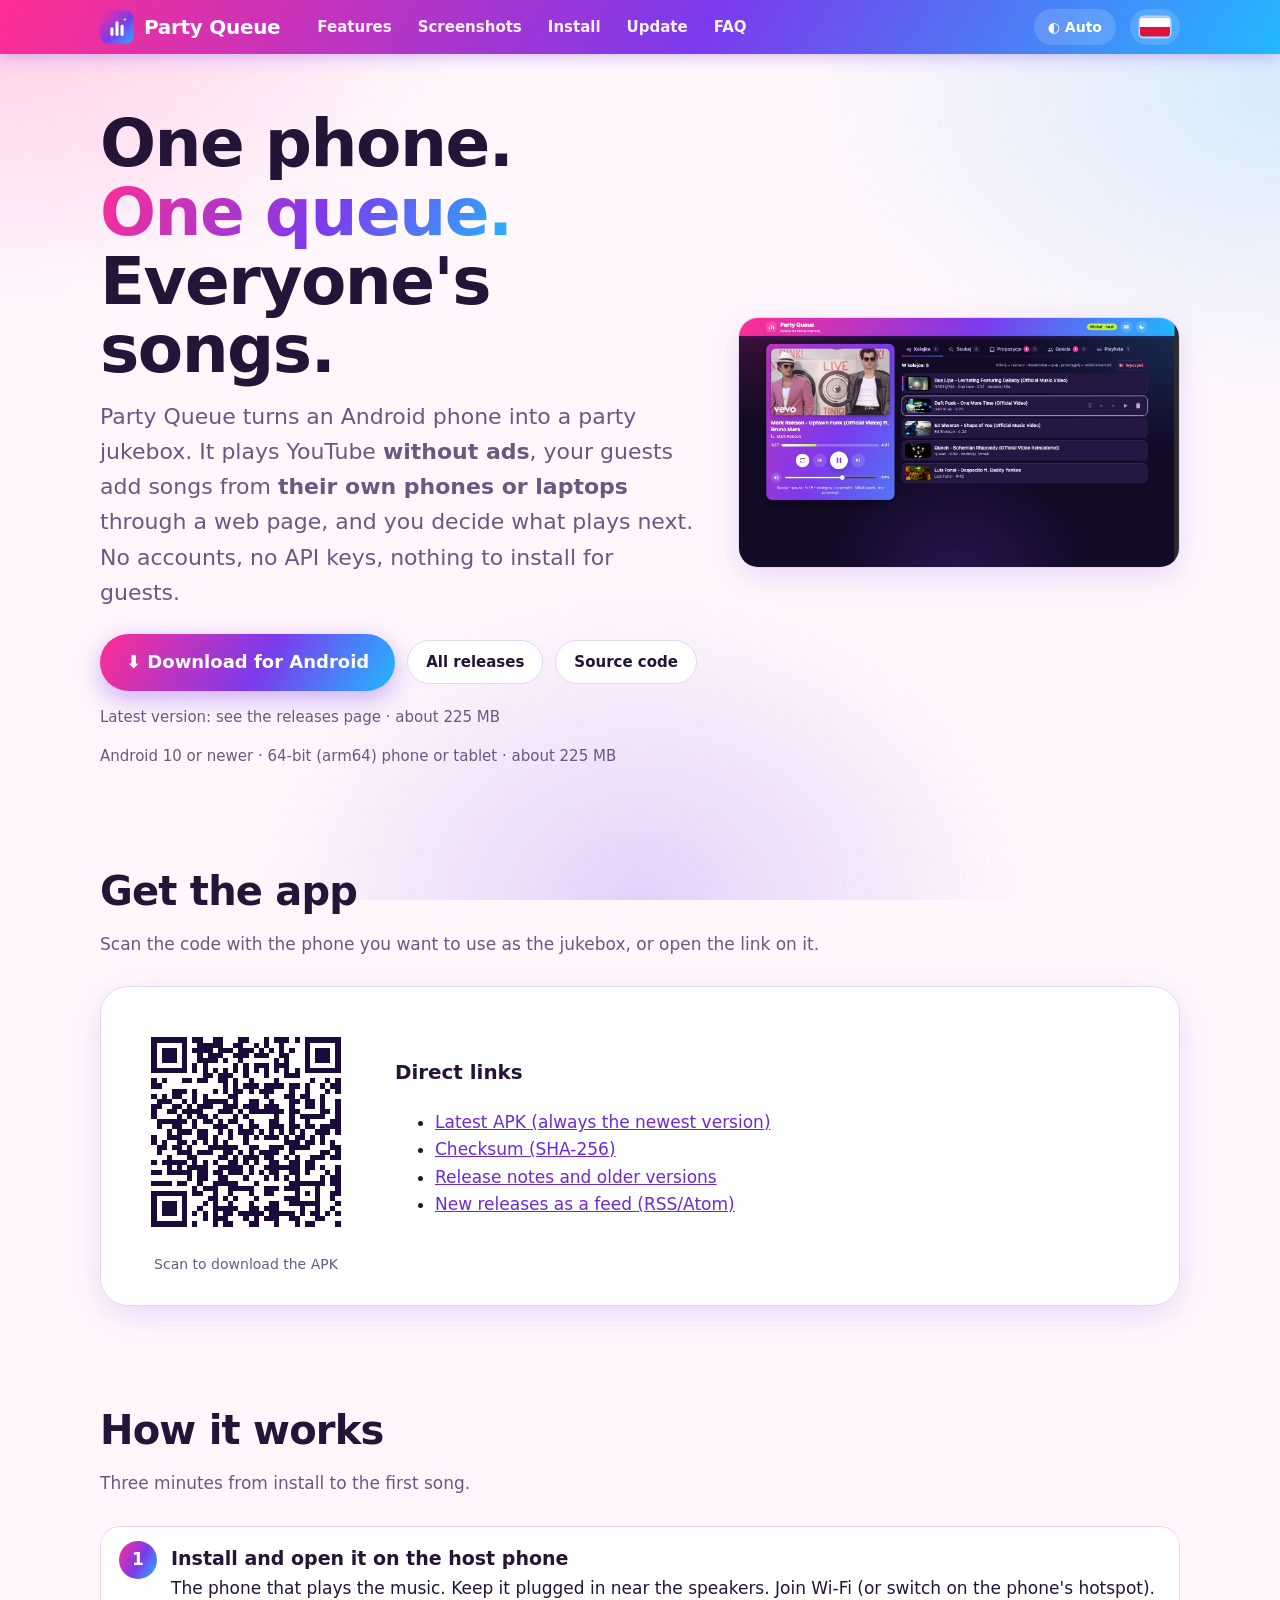
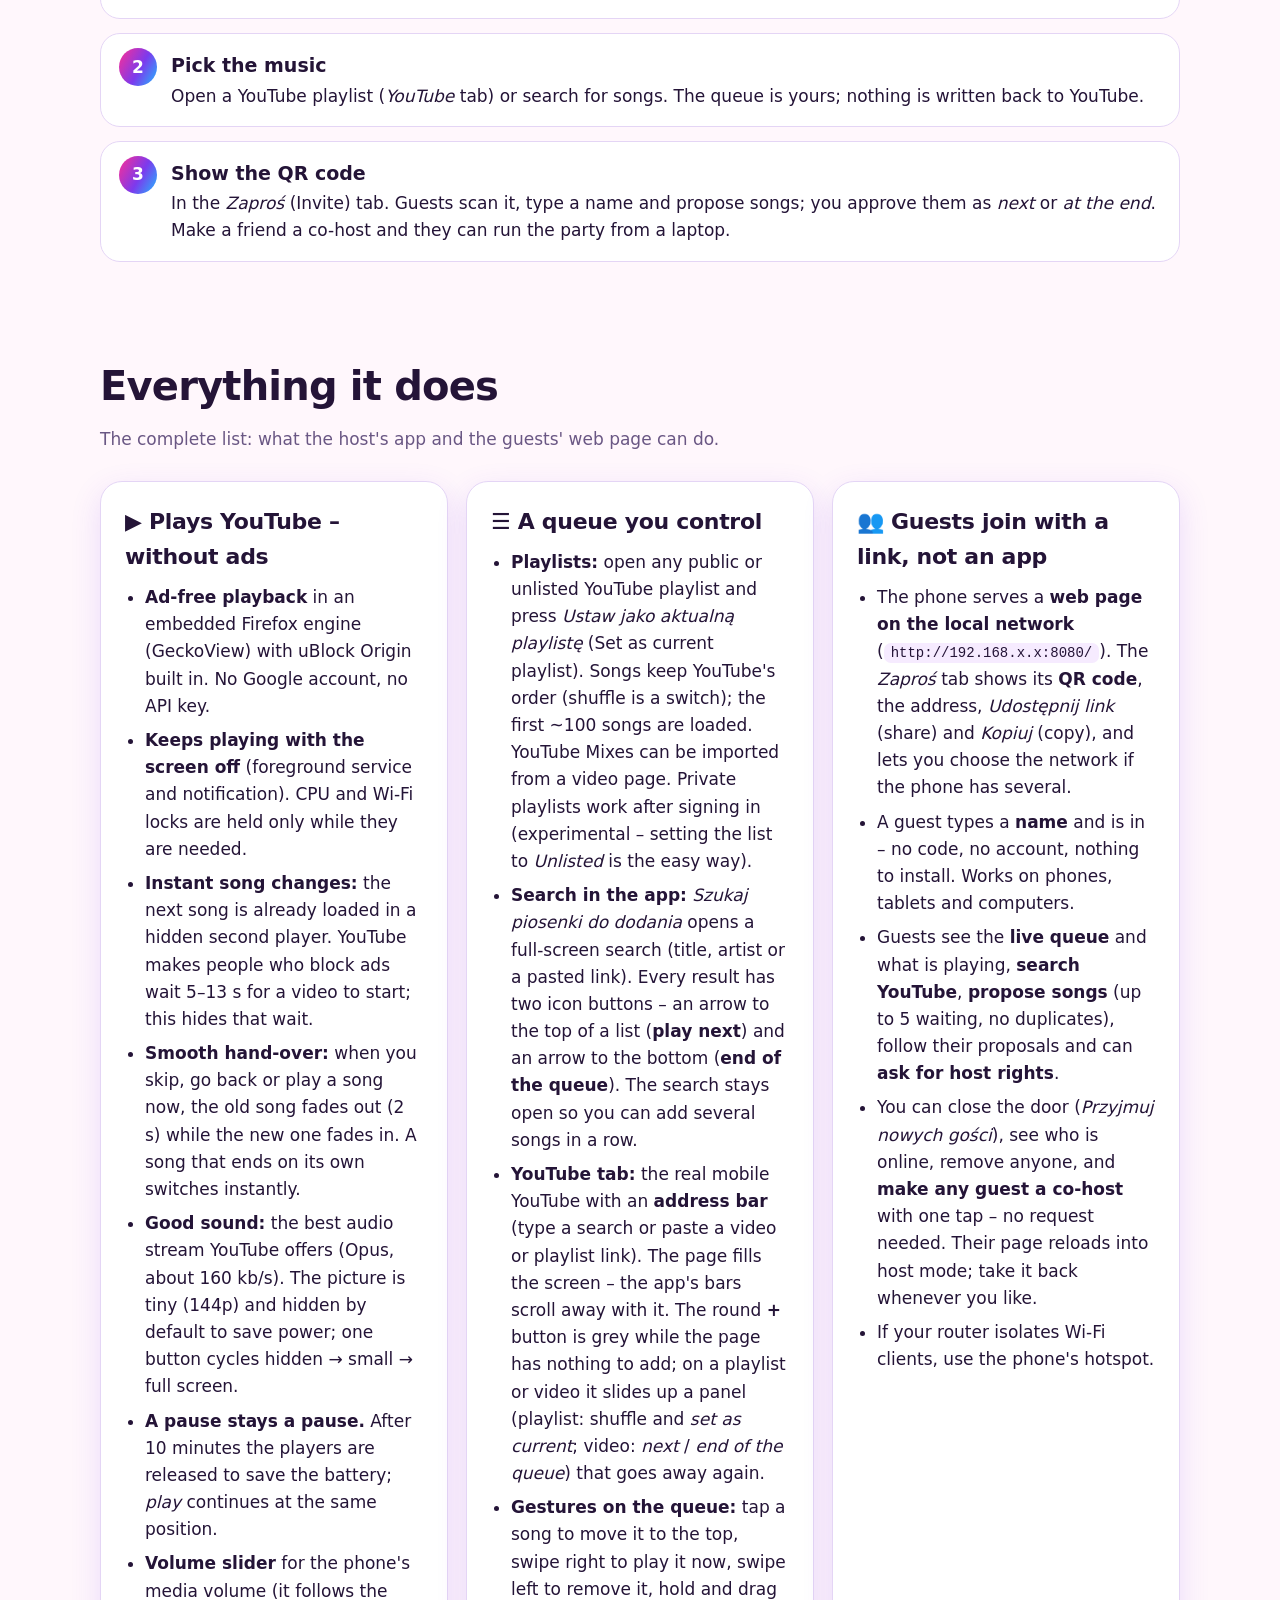
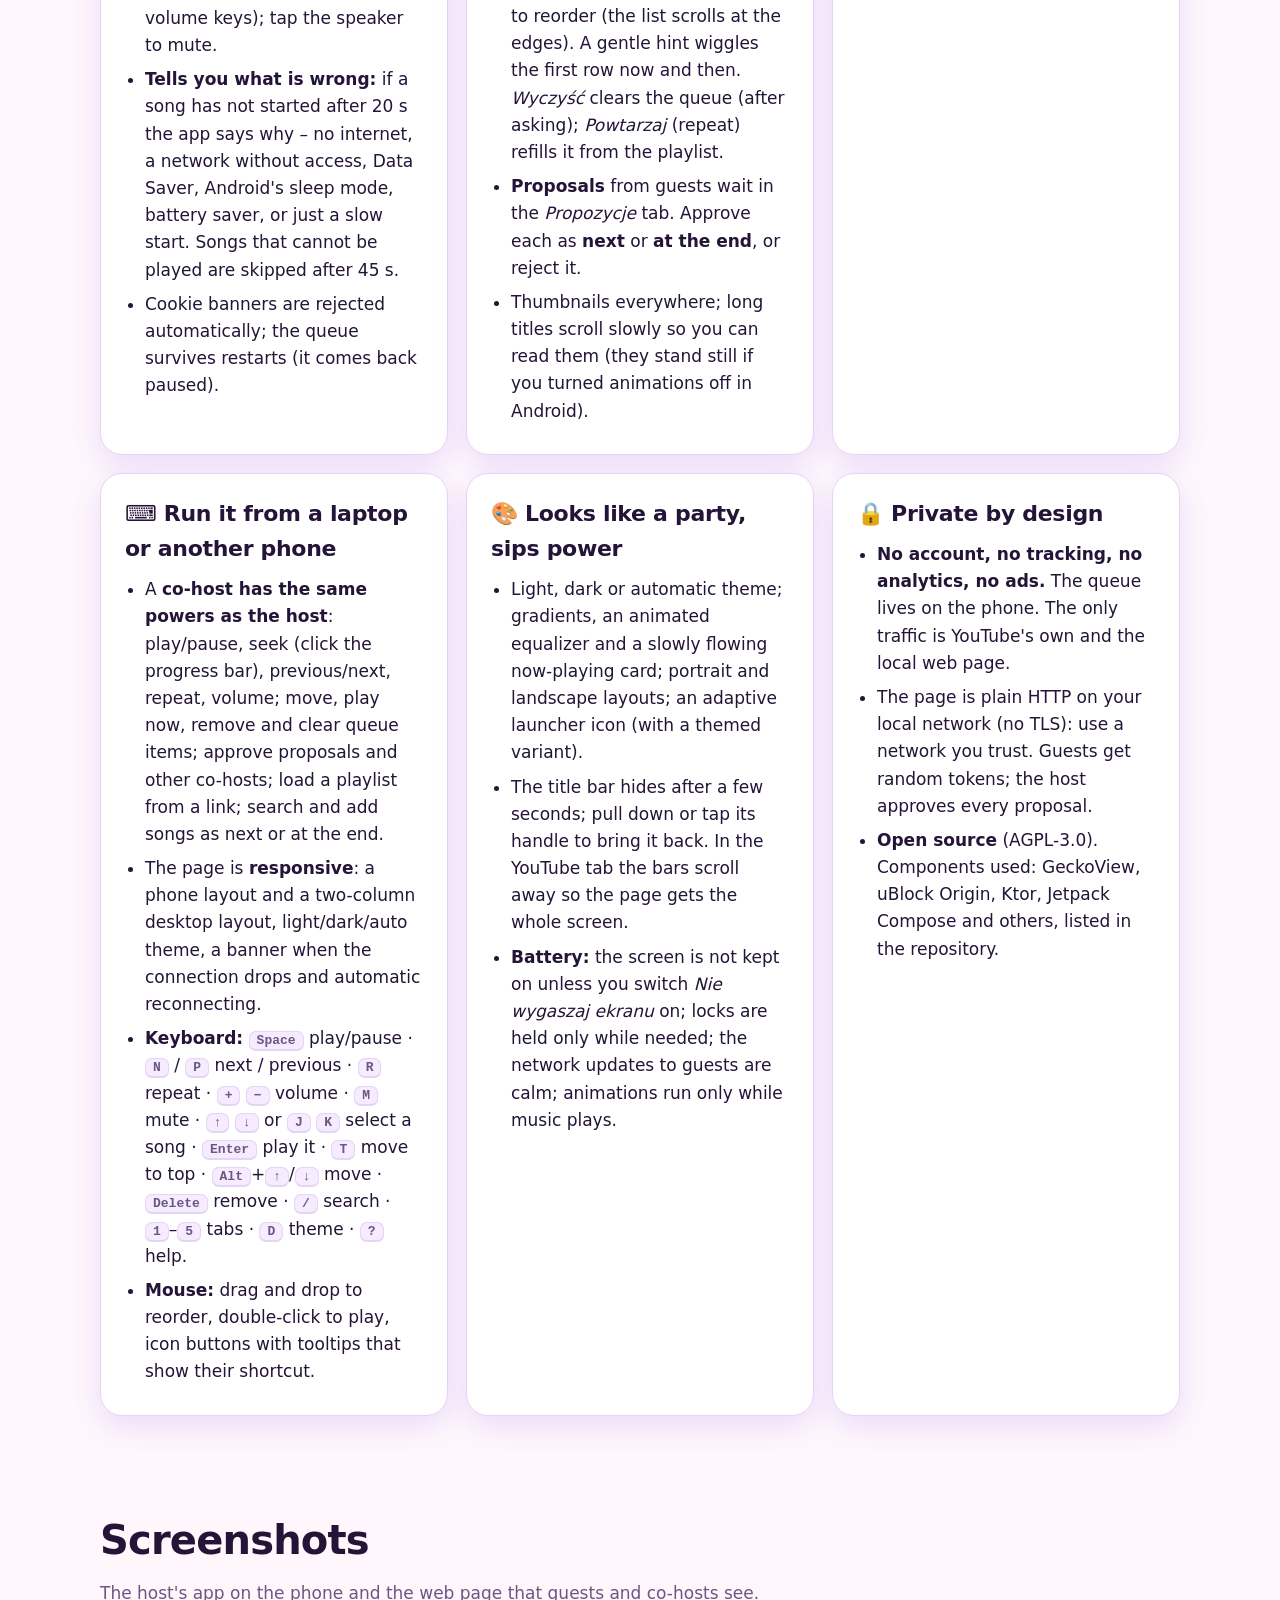
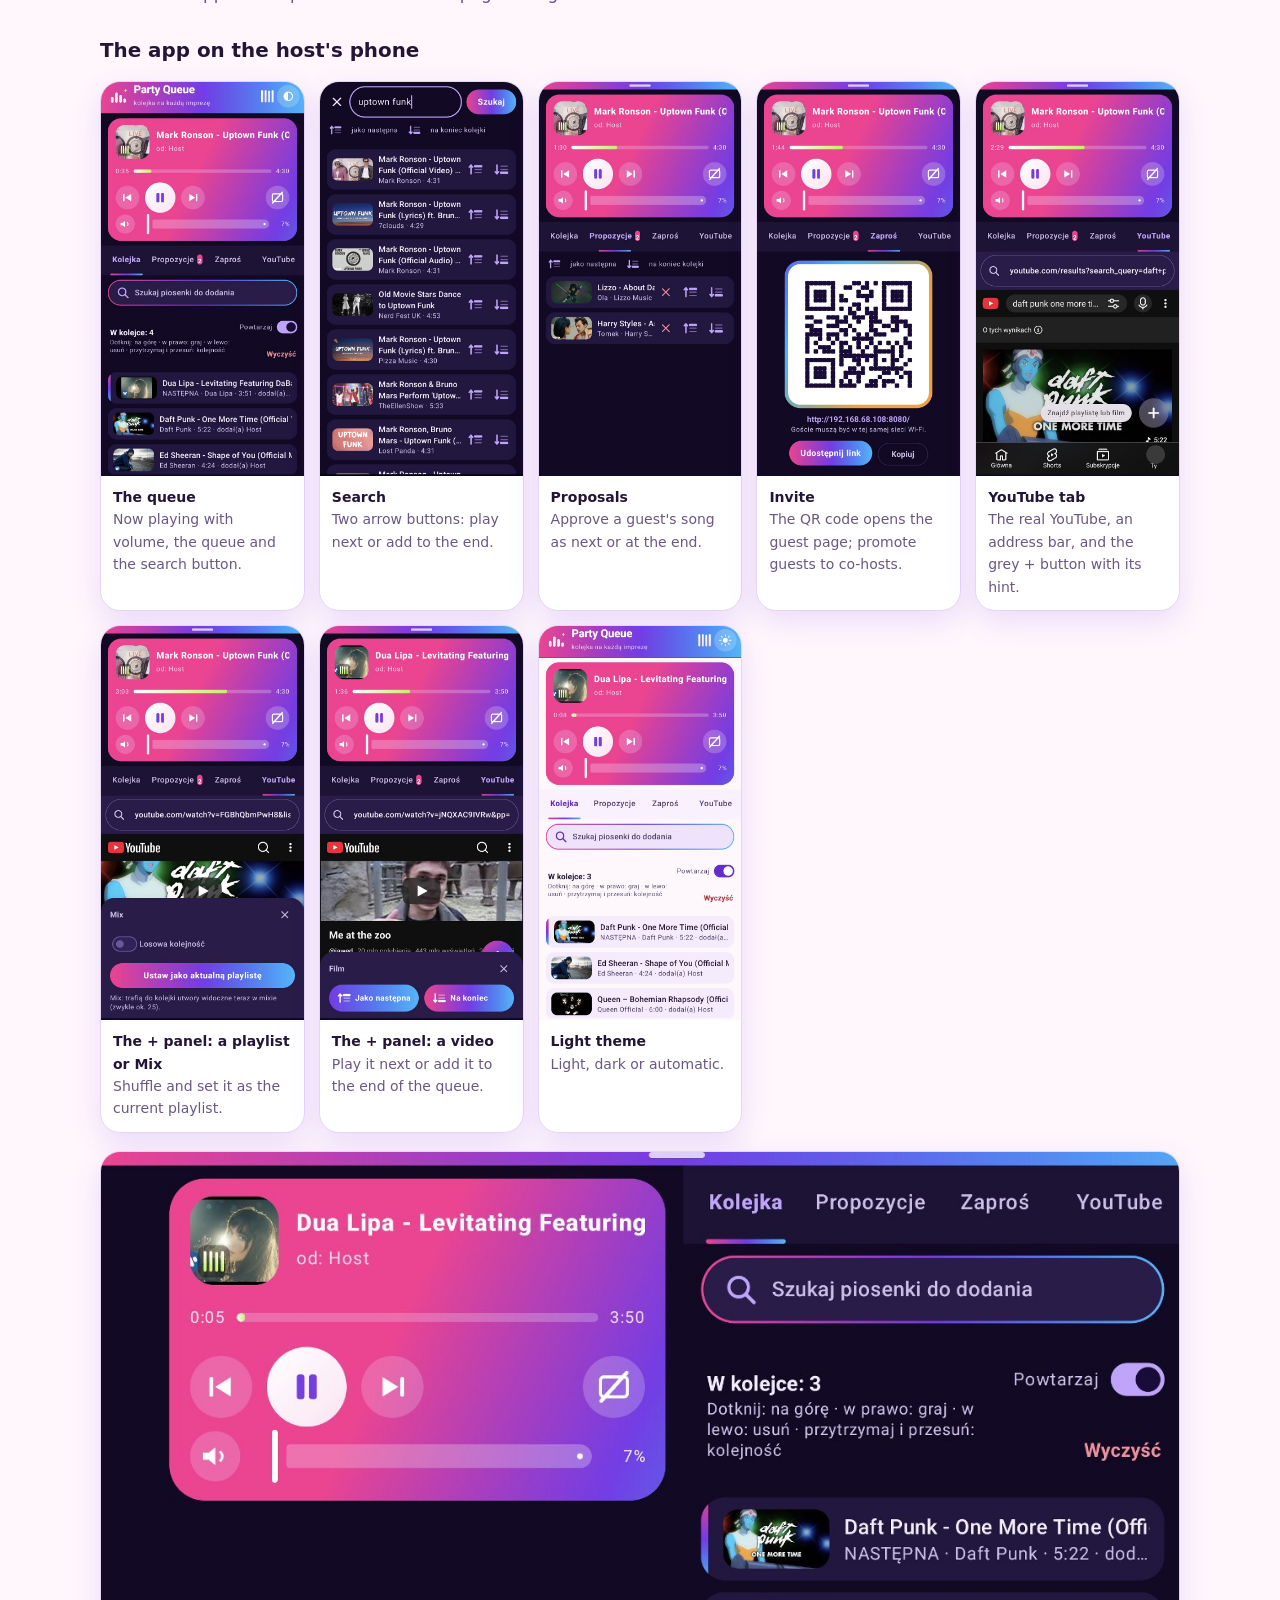
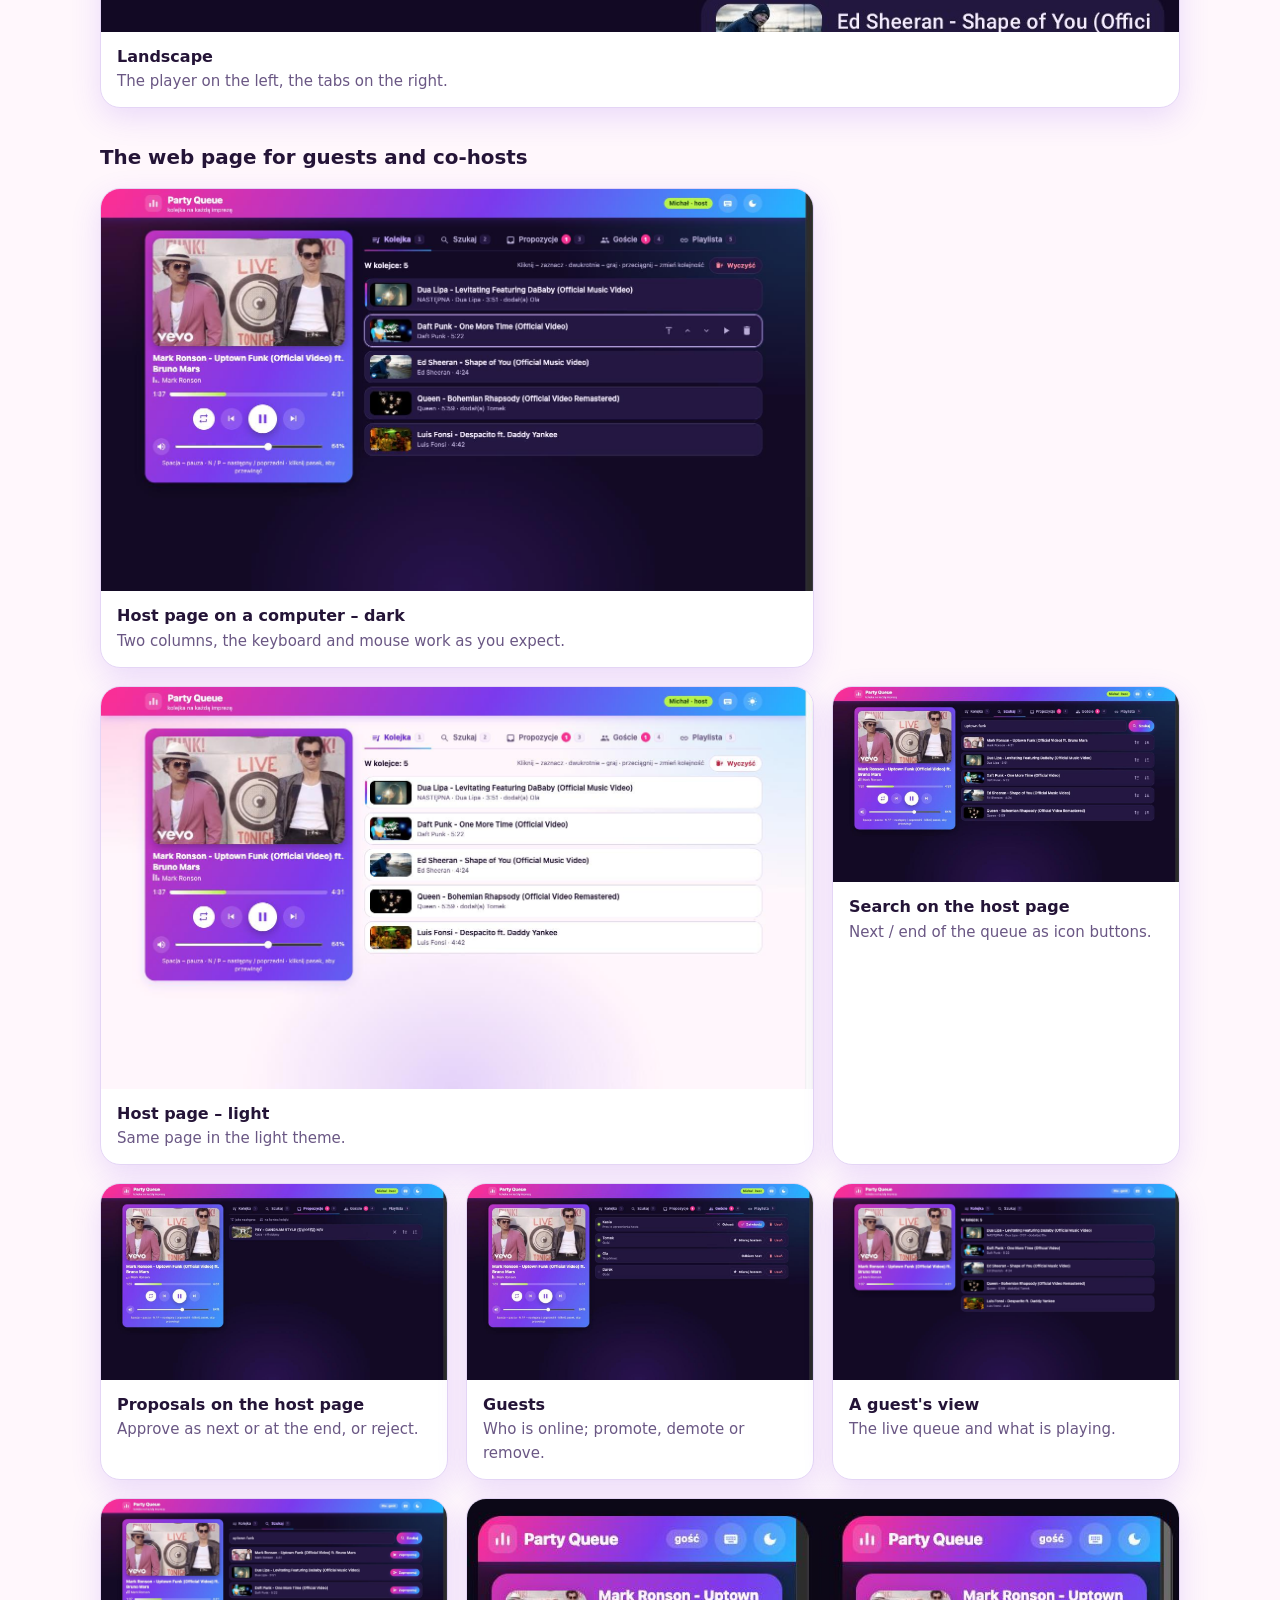
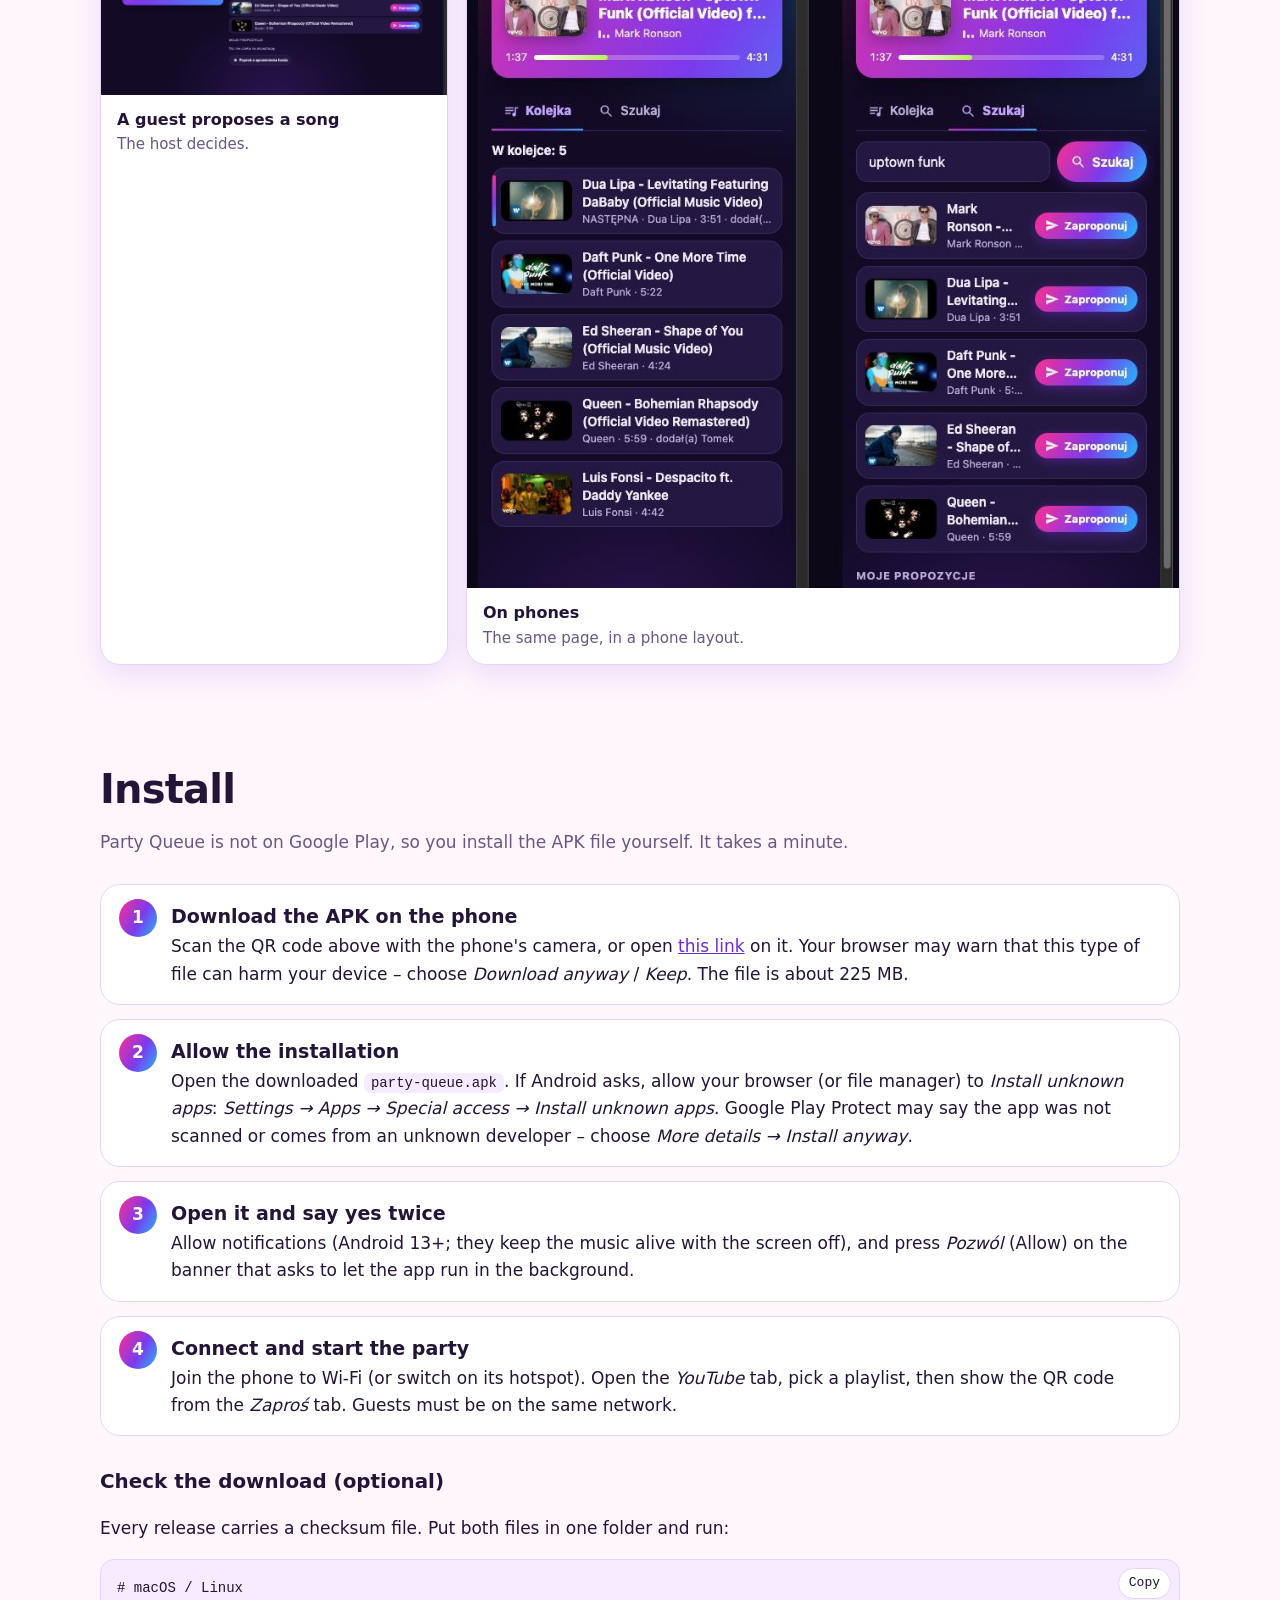
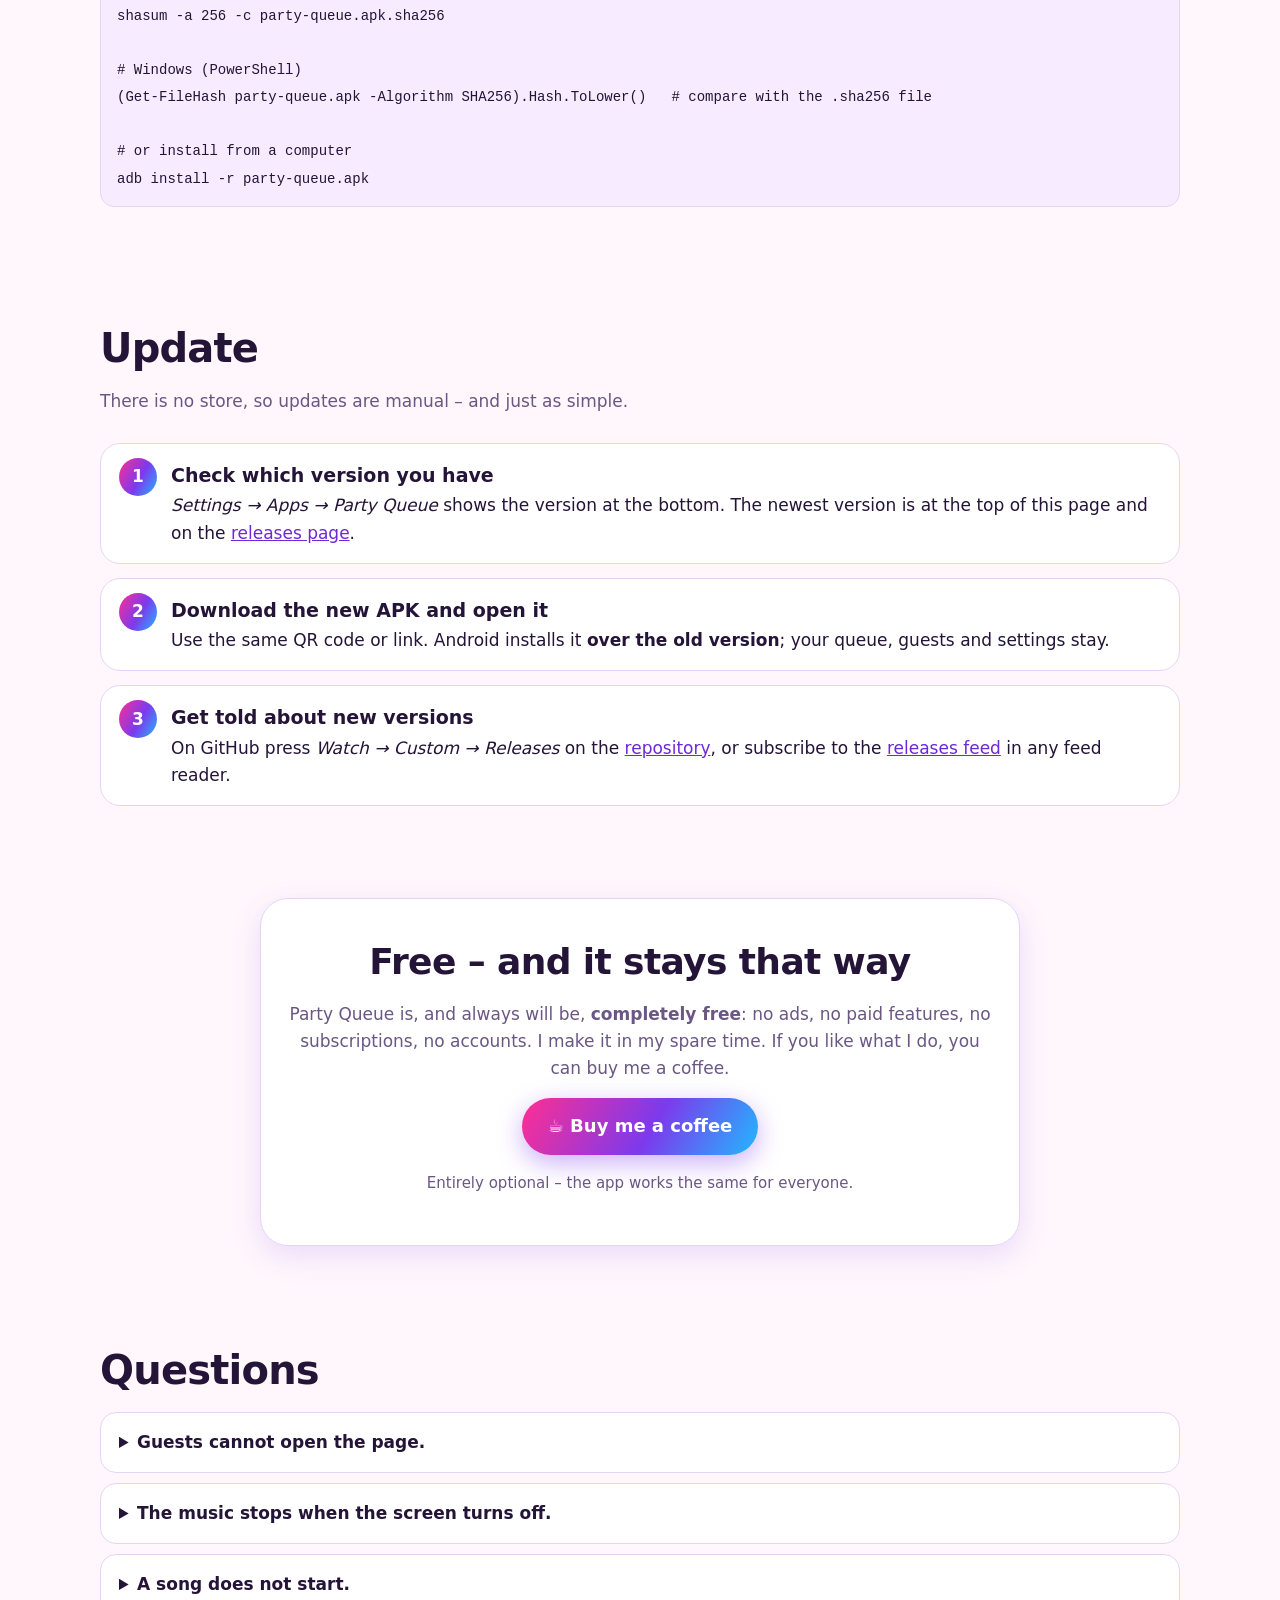
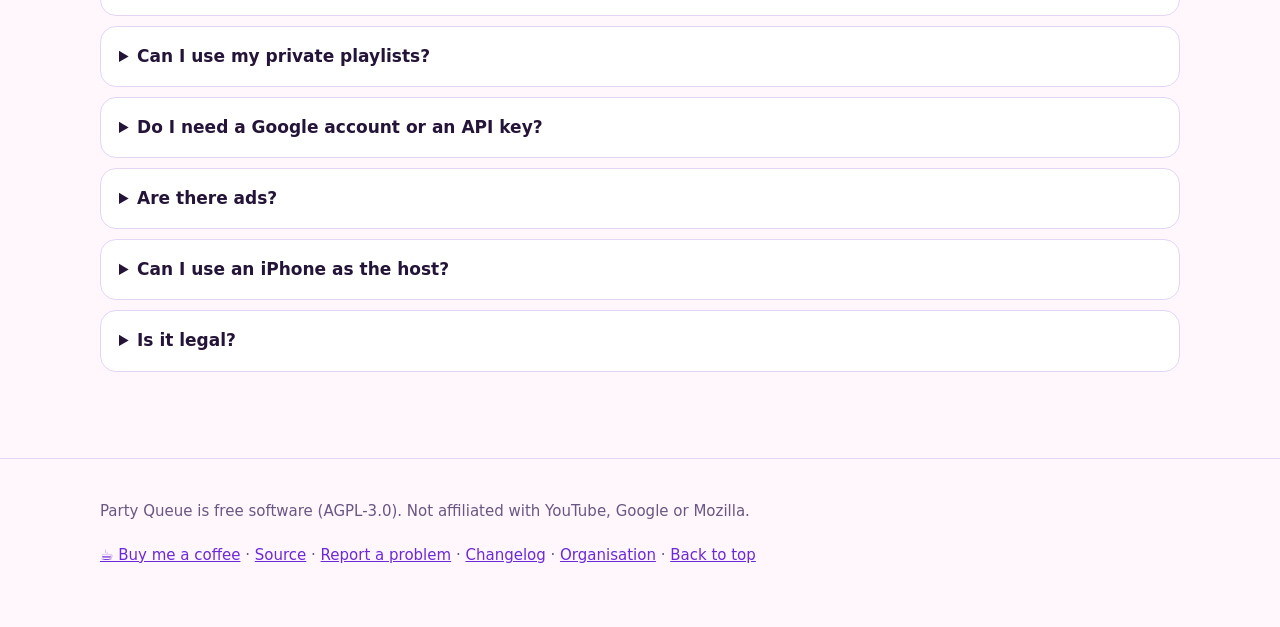
<file: index.html>
<!doctype html>
<html lang="en">
<head>
<meta charset="utf-8">
<meta name="viewport" content="width=device-width, initial-scale=1">
<title>Party Queue</title>
<meta name="description" content="Party Queue – a party jukebox for Android. / Imprezowy jukebox na Androida.">
<link rel="icon" type="image/svg+xml" href="assets/img/icon.svg">
<link rel="alternate" hreflang="en" href="https://party-queue.github.io/en/">
<link rel="alternate" hreflang="pl" href="https://party-queue.github.io/pl/">
<link rel="alternate" hreflang="x-default" href="https://party-queue.github.io/">
<meta property="og:title" content="Party Queue">
<meta property="og:image" content="https://party-queue.github.io/assets/img/screens/web-queue-dark.jpg">
<style>
body { margin:0; min-height:100vh; display:grid; place-items:center; background:#130a26; color:#f3ecff; font:18px/1.5 system-ui,sans-serif; text-align:center; padding:24px }
img { width:96px; height:96px; border-radius:26px; box-shadow:0 10px 34px #7c3aed77 }
h1 { margin:18px 0 6px; font-size:40px }
a.b { display:inline-block; margin:8px; padding:10px 14px; border-radius:18px; background:linear-gradient(120deg,#ff2e93,#7c3aed 55%,#22b8ff); line-height:0 }
.flag { width:84px; height:56px; border-radius:8px; box-shadow:0 0 0 2px #fff6; display:block }
</style>
</head>
<body>
<div>
  <img src="assets/img/icon.svg" alt="">
  <h1>Party Queue</h1>
  <p>One phone. One queue. Everyone's songs.<br>Jeden telefon. Jedna kolejka. Piosenki wszystkich.</p>
  <p><a class="b" href="en/" hreflang="en" title="English" aria-label="English"><svg class="flag" width="84" height="56" viewBox="0 0 60 30" aria-hidden="true" focusable="false"><clipPath id="fs"><path d="M0,0 v30 h60 v-30 z"/></clipPath><clipPath id="ft"><path d="M30,15 h30 v15 z v15 h-30 z h-30 v-15 z v-15 h30 z"/></clipPath><g clip-path="url(#fs)"><path d="M0,0 v30 h60 v-30 z" fill="#012169"/><path d="M0,0 L60,30 M60,0 L0,30" stroke="#fff" stroke-width="6"/><path d="M0,0 L60,30 M60,0 L0,30" clip-path="url(#ft)" stroke="#C8102E" stroke-width="4"/><path d="M30,0 v30 M0,15 h60" stroke="#fff" stroke-width="10"/><path d="M30,0 v30 M0,15 h60" stroke="#C8102E" stroke-width="6"/></g></svg></a><a class="b" href="pl/" hreflang="pl" title="Polski" aria-label="Polski"><svg class="flag" width="84" height="56" viewBox="0 0 8 5" aria-hidden="true" focusable="false"><rect width="8" height="5" fill="#fff"/><rect y="2.5" width="8" height="2.5" fill="#dc143c"/></svg></a></p>
</div>
<script>
  // Go straight to the visitor's language (the choice made on a page is remembered).
  try {
    var saved = localStorage.getItem('pqLang');
    var l = saved || ((navigator.language || 'en').toLowerCase().indexOf('pl') === 0 ? 'pl' : 'en');
    if (location.search.indexOf('choose') < 0) location.replace(l + '/');
  } catch (e) { /* the buttons above still work */ }
</script>
</body>
</html>
</file>
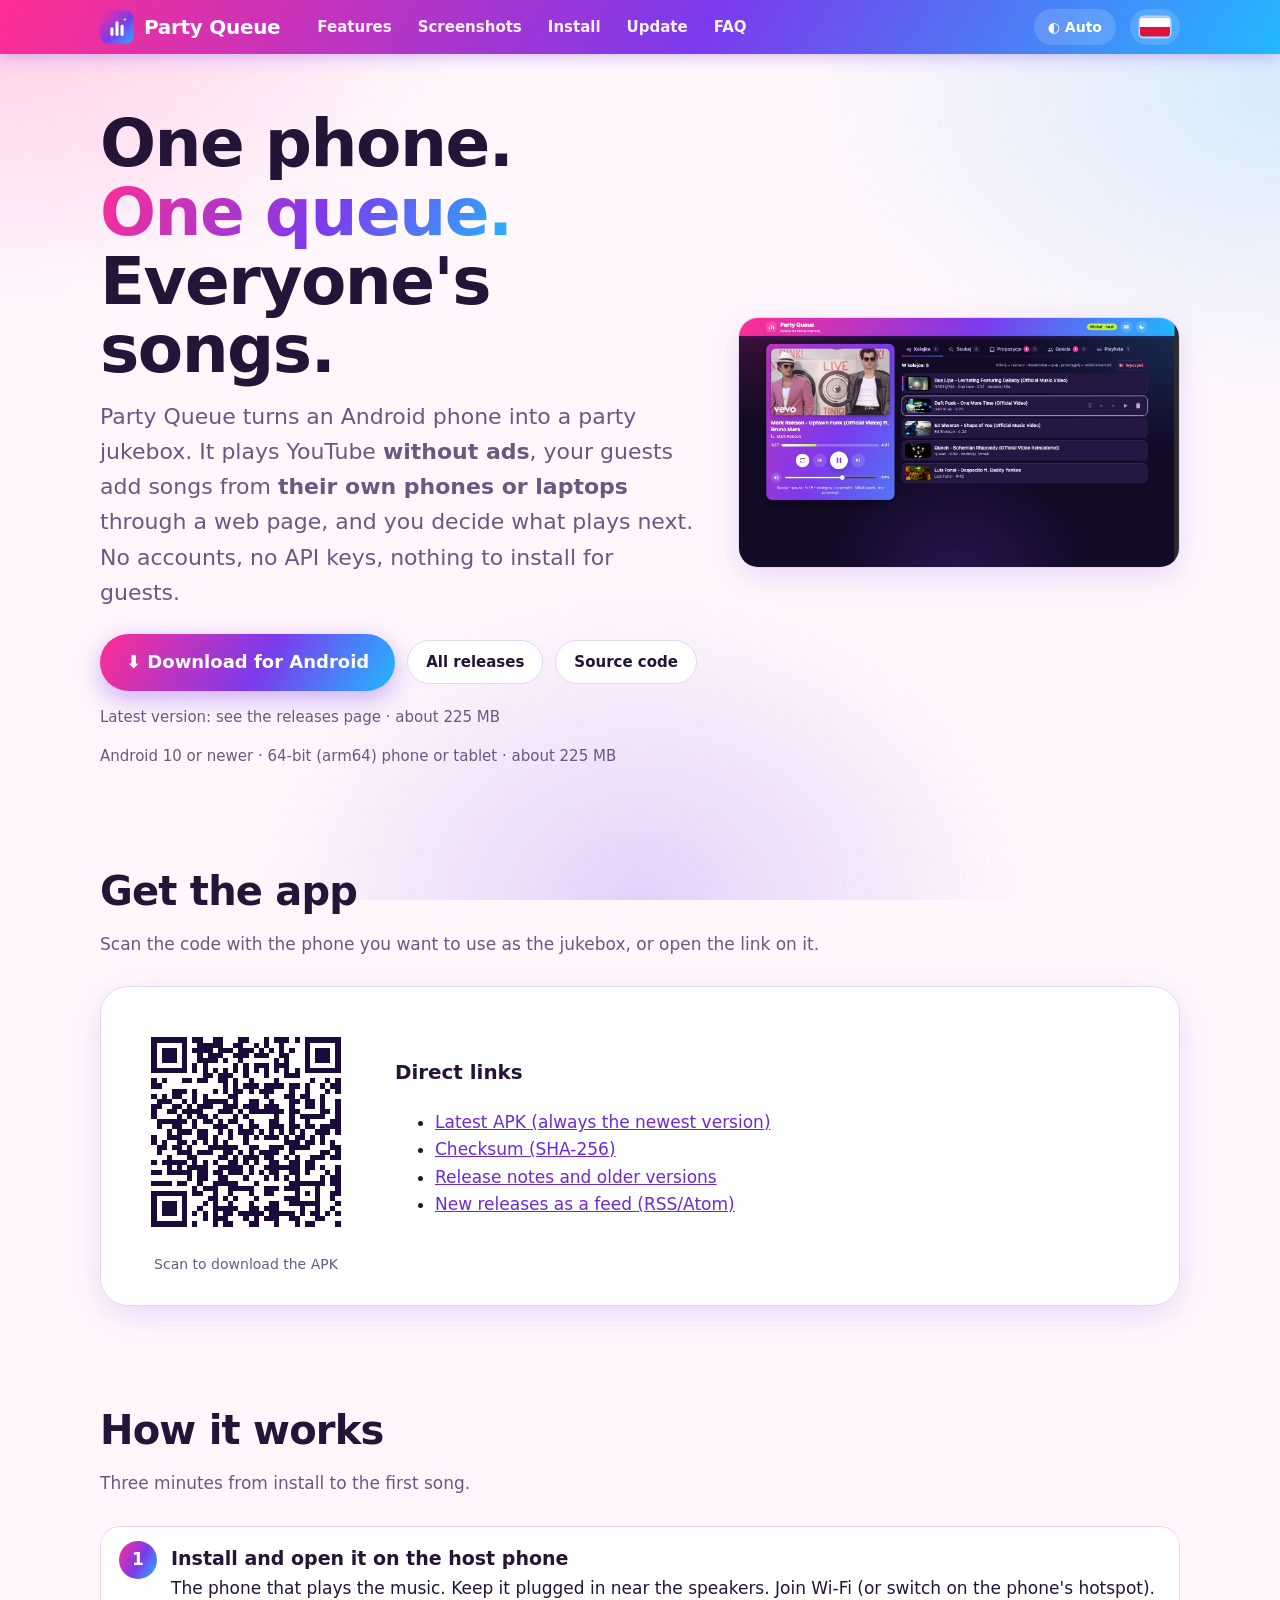
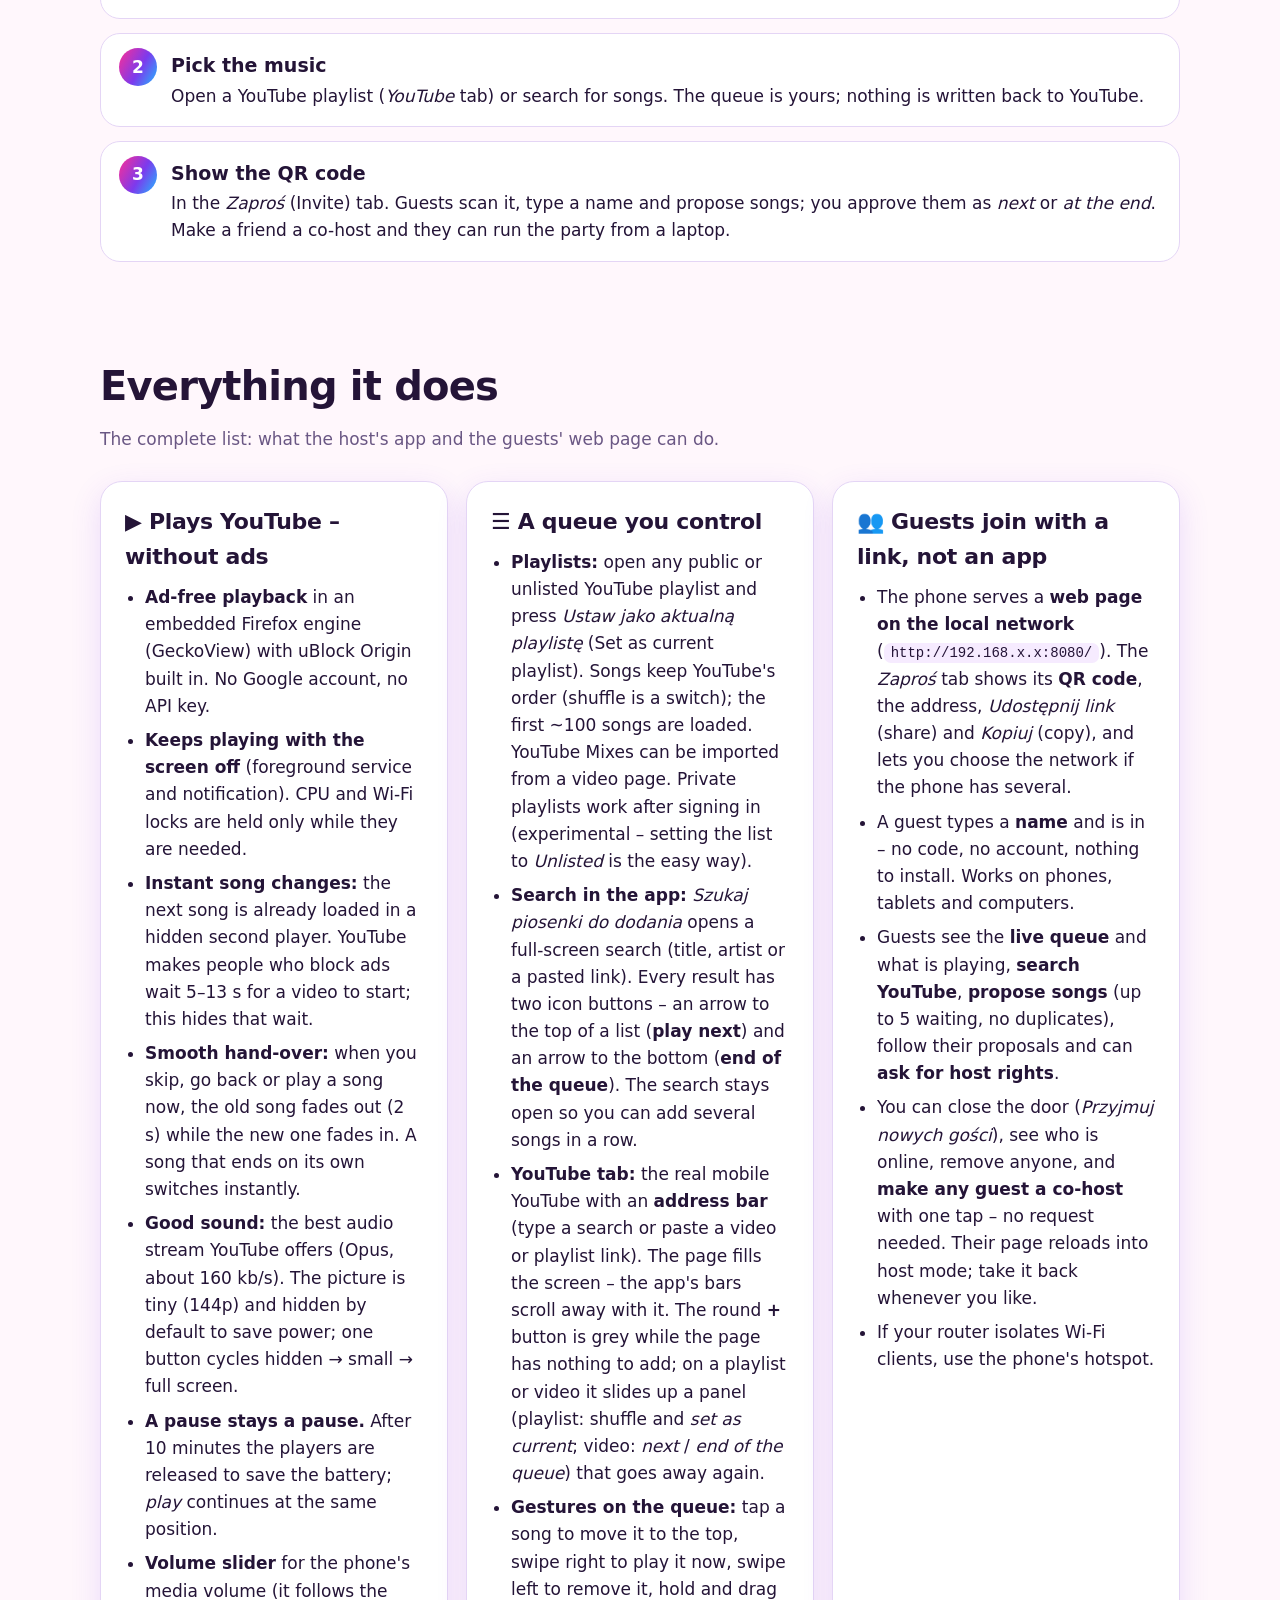
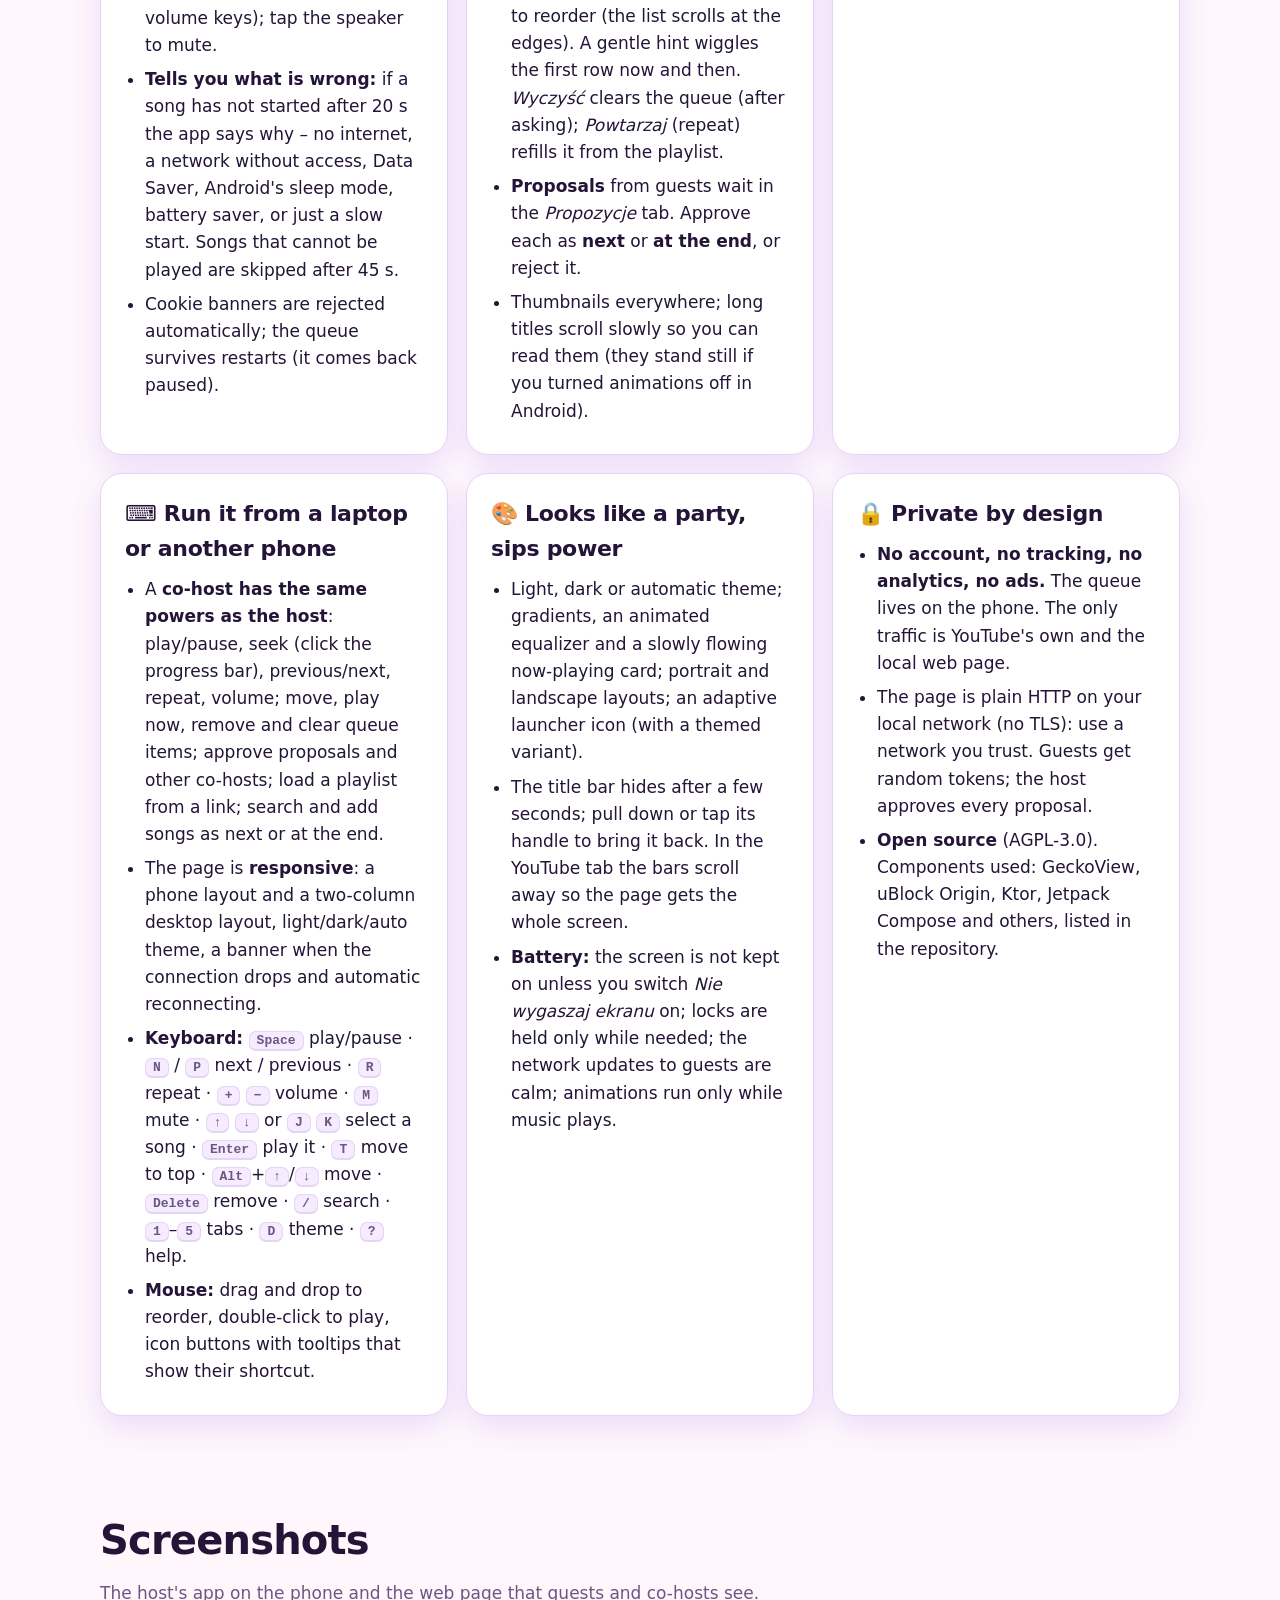
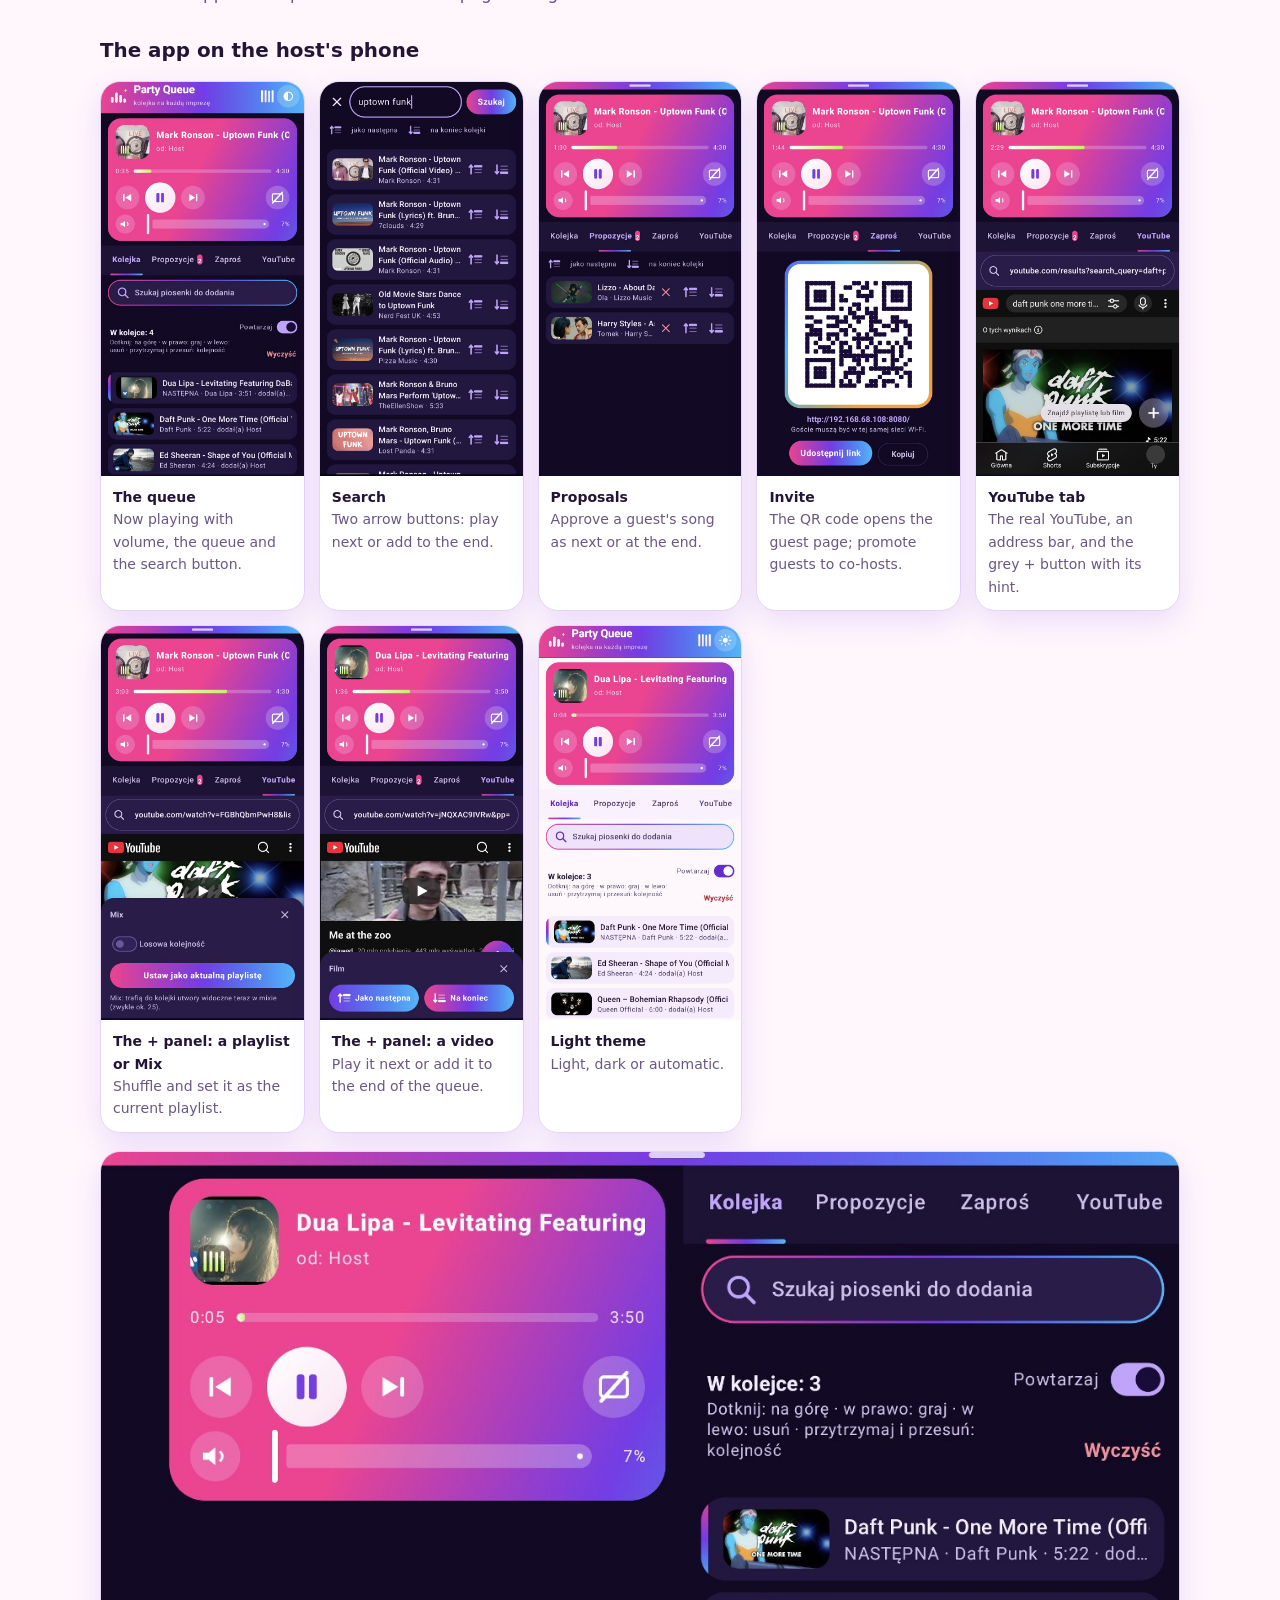
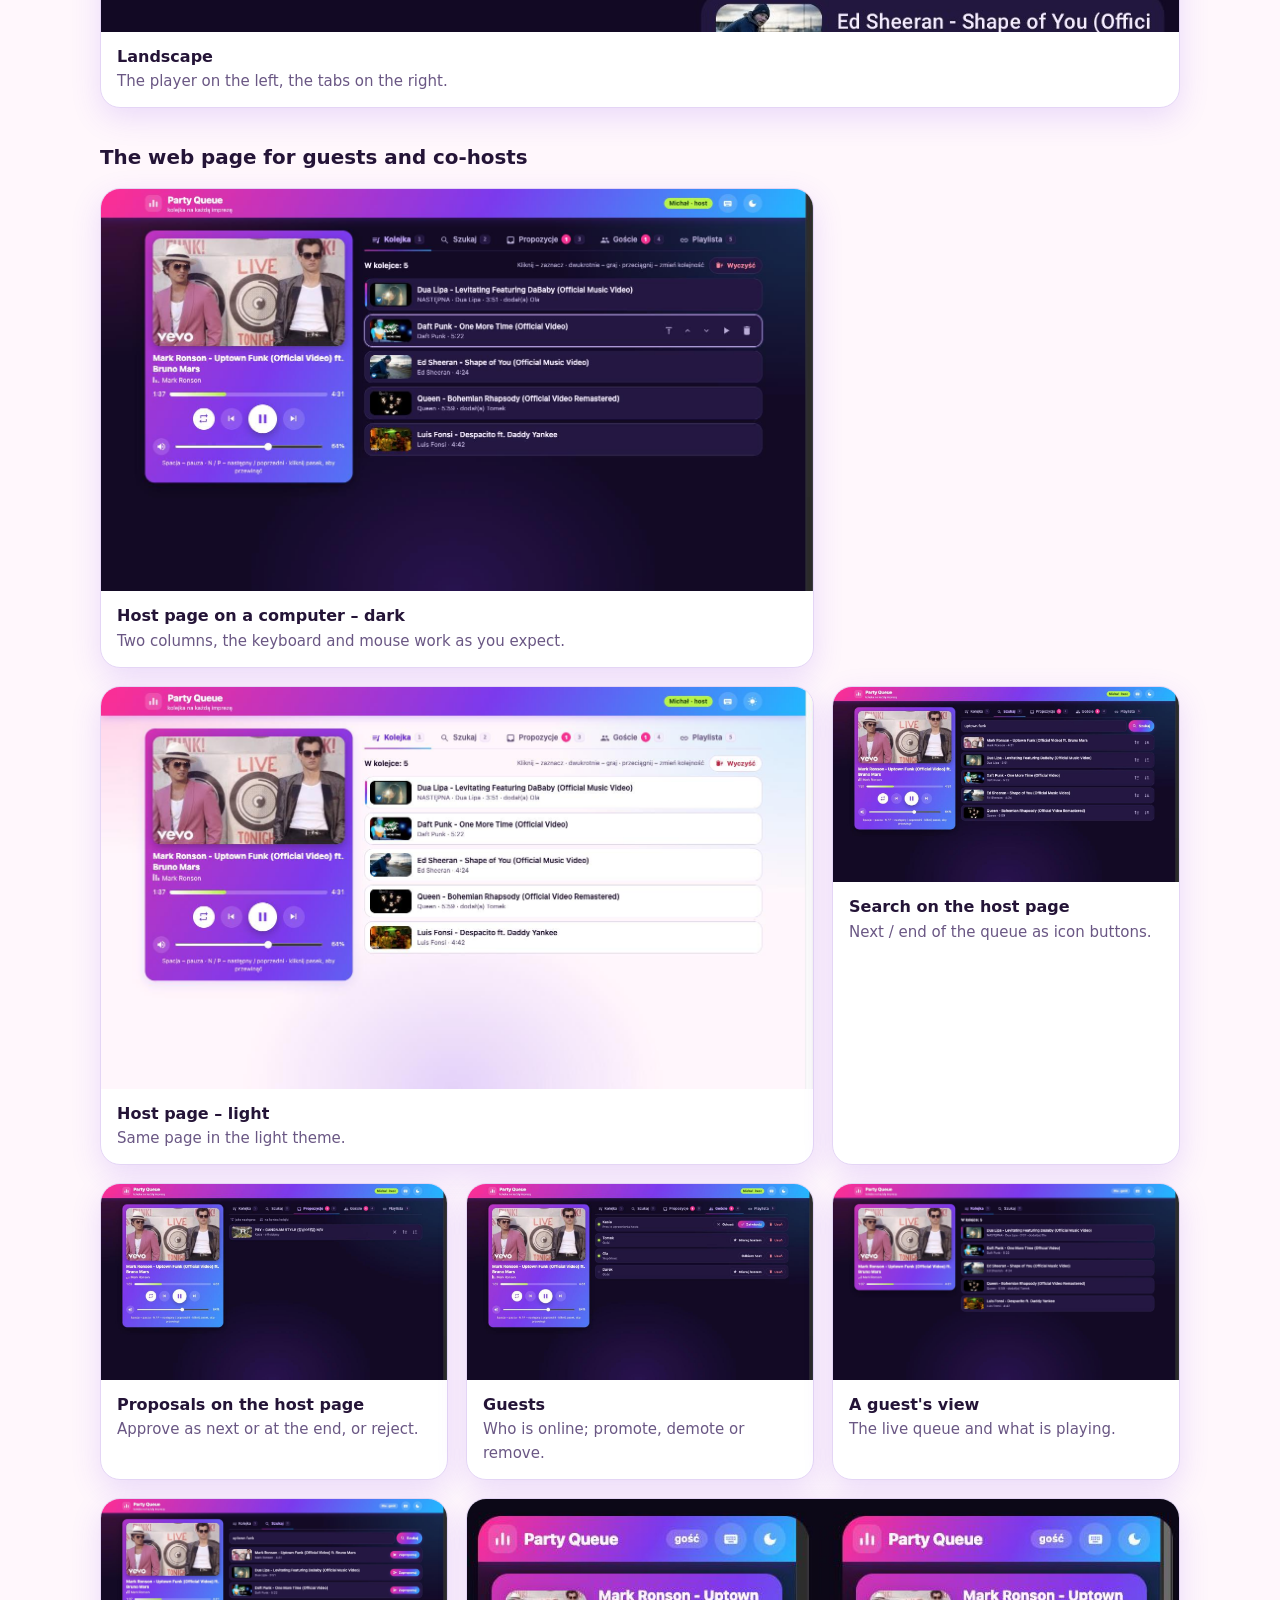
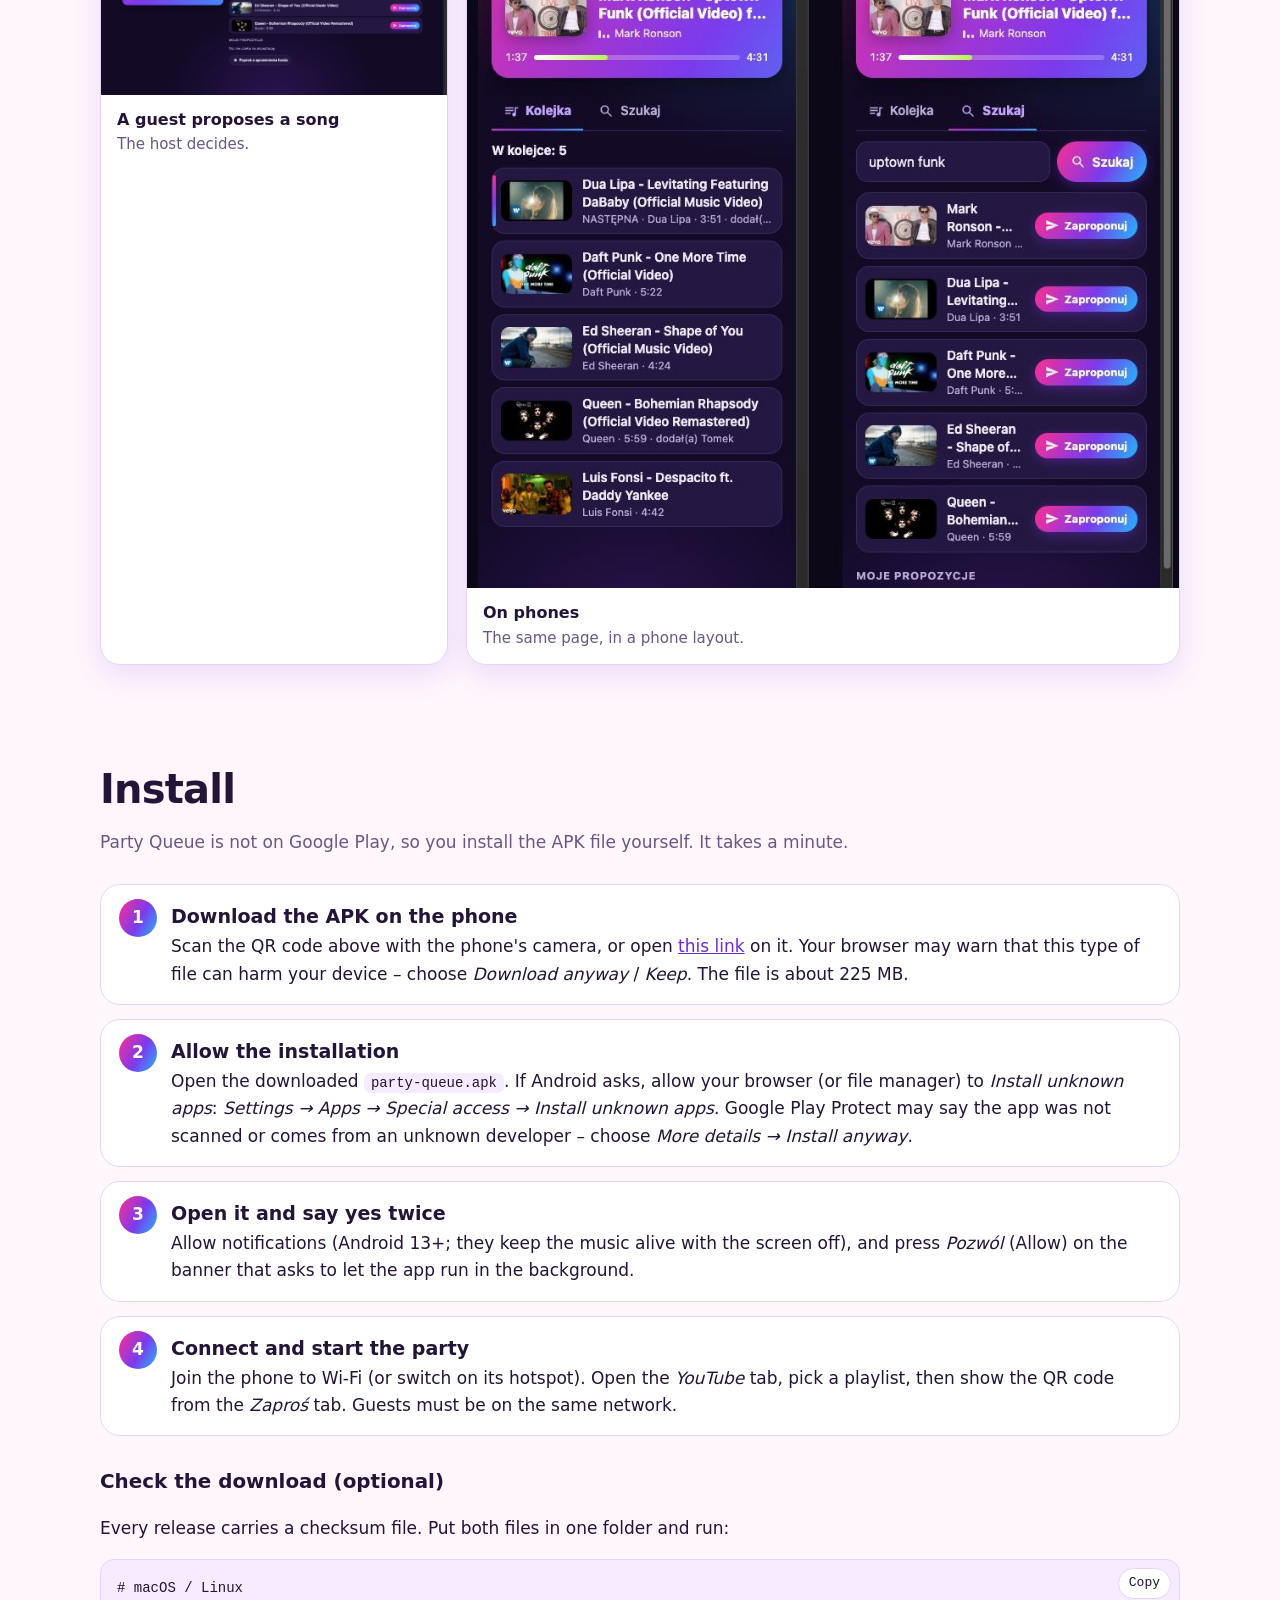
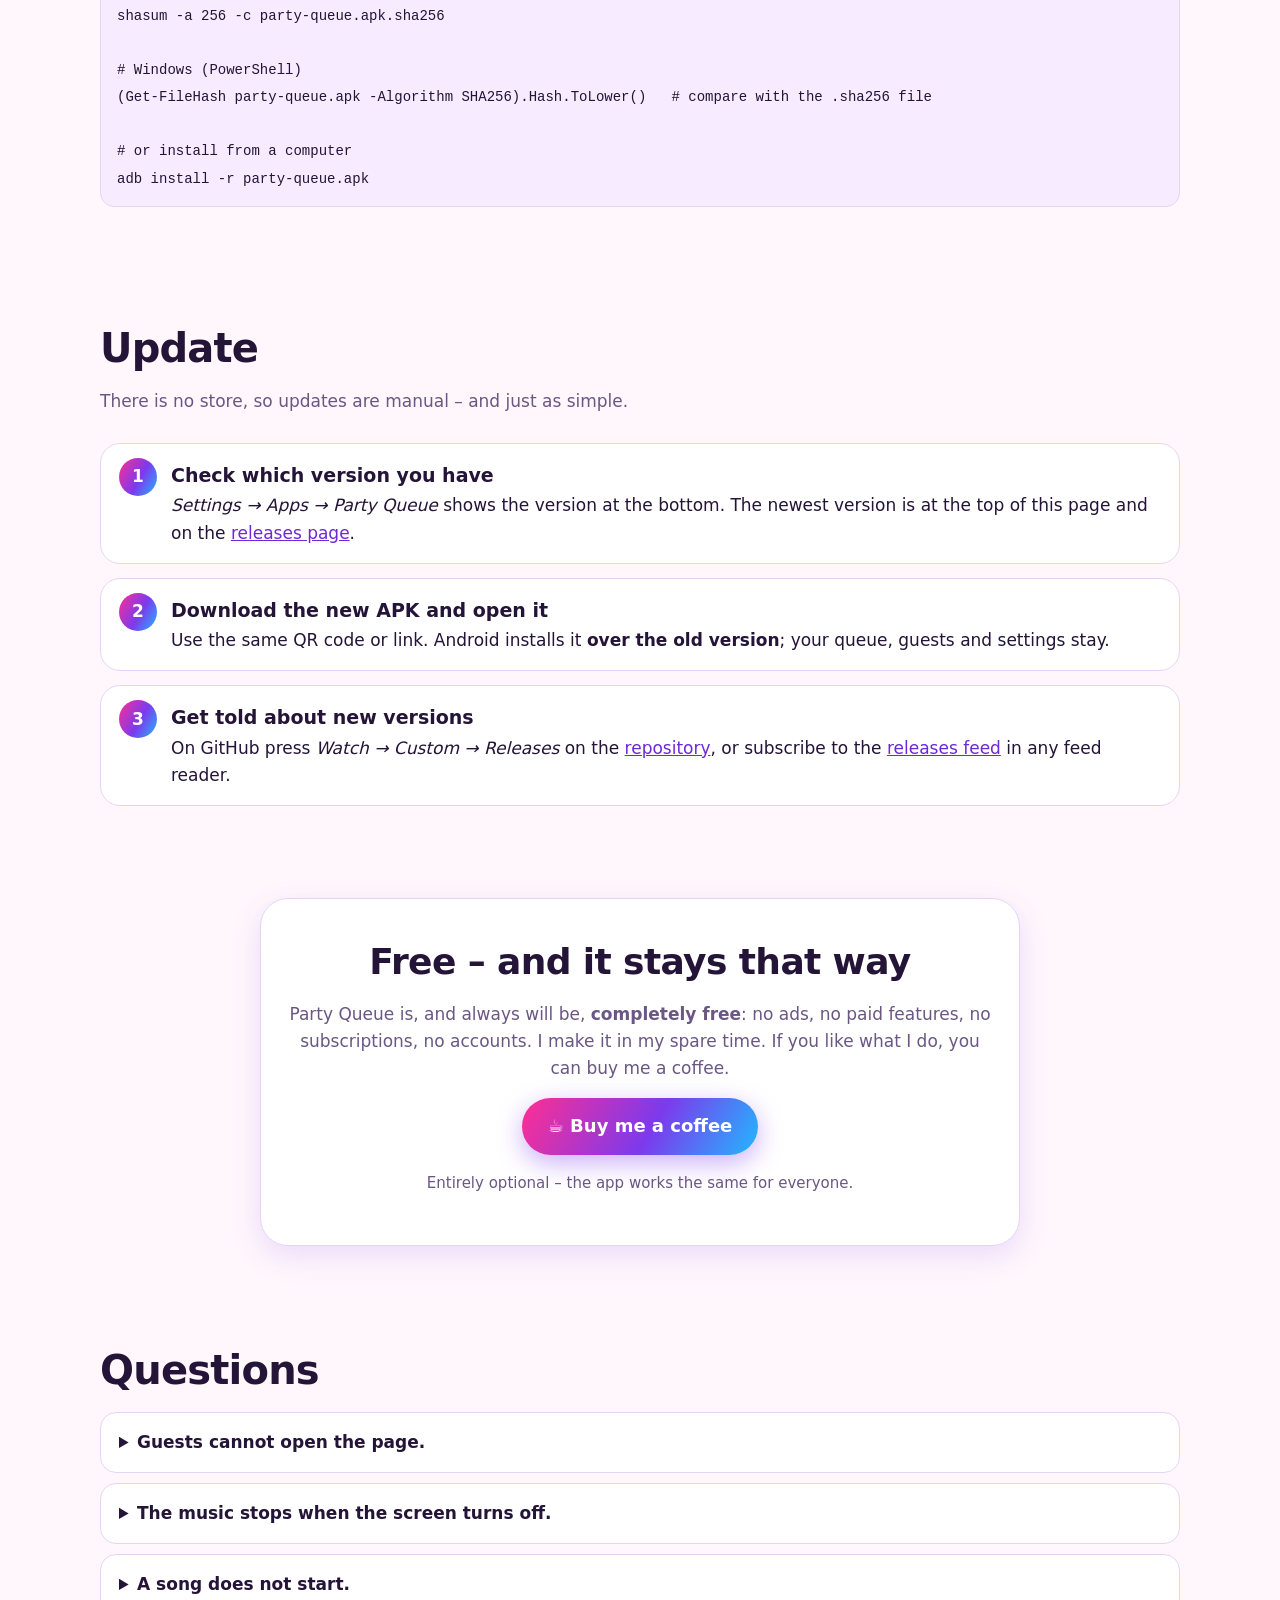
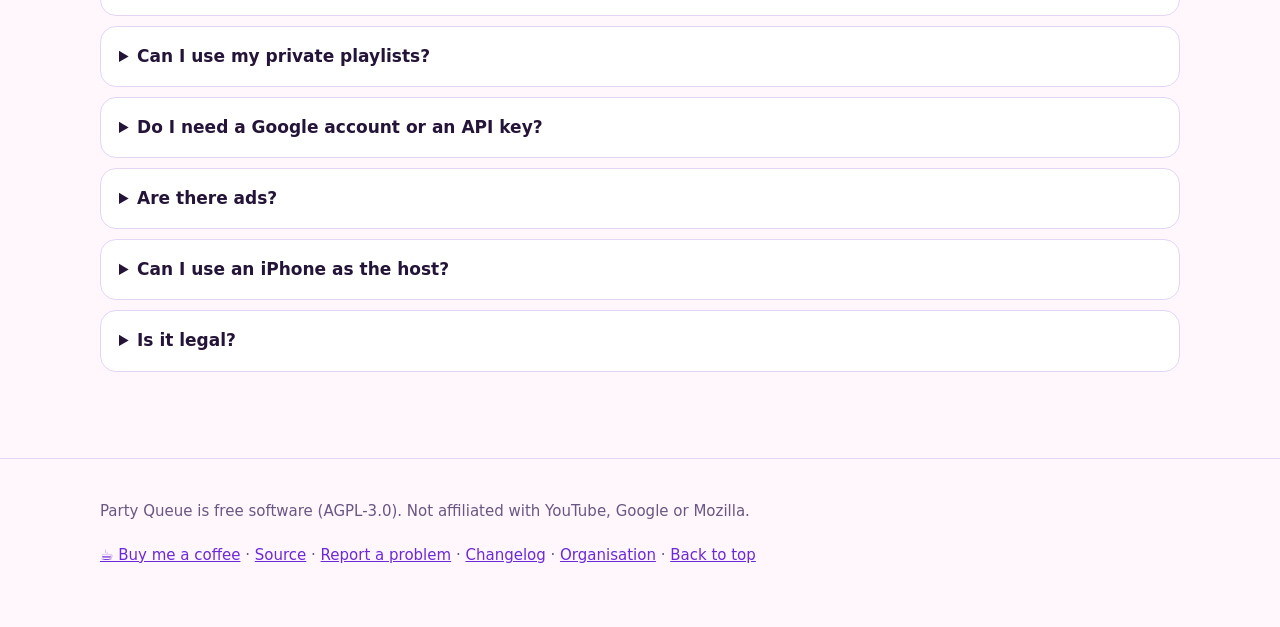
<file: en/index.html>
<!doctype html>
<html lang="en" data-theme="dark">
<head>
<meta charset="utf-8">
<meta name="viewport" content="width=device-width, initial-scale=1">
<title>Party Queue – a party jukebox for Android: YouTube without ads, guests add the songs</title>
<meta name="description" content="Party Queue turns an Android phone into a party jukebox: ad-free YouTube, a queue everyone can add songs to from their own phone or laptop through a web page, no accounts. Free and open source.">
<meta name="theme-color" content="#7c3aed">
<link rel="icon" type="image/svg+xml" href="../assets/img/icon.svg">
<link rel="alternate" hreflang="en" href="https://party-queue.github.io/en/">
<link rel="alternate" hreflang="pl" href="https://party-queue.github.io/pl/">
<link rel="alternate" hreflang="x-default" href="https://party-queue.github.io/">
<link rel="canonical" href="https://party-queue.github.io/en/">
<meta property="og:type" content="website">
<meta property="og:title" content="Party Queue – a party jukebox for Android: YouTube without ads, guests add the songs">
<meta property="og:description" content="Party Queue turns an Android phone into a party jukebox: ad-free YouTube, a queue everyone can add songs to from their own phone or laptop through a web page, no accounts. Free and open source.">
<meta property="og:url" content="https://party-queue.github.io/en/">
<meta property="og:locale" content="en_GB">
<meta property="og:image" content="https://party-queue.github.io/assets/img/screens/web-queue-dark.jpg">
<meta name="twitter:card" content="summary_large_image">
<link rel="stylesheet" href="../assets/style.css?v=202610120041">
</head>
<body>
<header class="top"><div class="wrap">
  <a class="brand" href="#top"><img src="../assets/img/icon.svg" alt="" width="34" height="34">Party Queue</a>
  <nav class="main" aria-label="Menu"><a href="#features">Features</a><a href="#screens">Screenshots</a><a href="#install">Install</a><a href="#update">Update</a><a href="#faq">FAQ</a></nav>
  <span class="sp"></span>
  <button class="pillbtn" id="themeBtn" type="button" data-auto="Auto" data-light="Light" data-dark="Dark"><span aria-hidden="true">◐</span><span class="lb"> Auto</span></button>
  <a class="pillbtn flagbtn" href="../pl/" hreflang="pl" lang="pl" data-lang="pl" title="Polski" aria-label="Polski"><svg class="flag" width="30" height="20" viewBox="0 0 8 5" aria-hidden="true" focusable="false"><rect width="8" height="5" fill="#fff"/><rect y="2.5" width="8" height="2.5" fill="#dc143c"/></svg></a>
</div></header>

<main id="top">
<section class="hero"><div class="wrap grid">
  <div>
    <h1>One phone.<br><span>One queue.</span><br>Everyone's songs.</h1>
    <p class="lead">Party Queue turns an Android phone into a party jukebox. It plays YouTube <b>without ads</b>, your guests add songs from <b>their own phones or laptops</b> through a web page, and you decide what plays next. No accounts, no API keys, nothing to install for guests.</p>
    <div class="cta">
      <a class="btn primary" href="https://github.com/party-queue/party-queue/releases/latest/download/party-queue.apk">⬇ Download for Android</a>
      <a class="btn small" href="https://github.com/party-queue/party-queue/releases">All releases</a>
      <a class="btn small" href="https://github.com/party-queue/party-queue">Source code</a>
    </div>
    <p class="meta" data-latest="Latest version: {v} · {date} · {mb} MB">Latest version: see the releases page · about 225 MB</p>
    <p class="meta">Android 10 or newer · 64-bit (arm64) phone or tablet · about 225 MB</p>
  </div>
  <div><img class="shot-hero" src="../assets/img/screens/web-queue-dark.jpg" alt="Party Queue" width="1440" height="813"></div>
</div></section>

<section id="download"><div class="wrap">
  <h2>Get the app</h2><p class="sub">Scan the code with the phone you want to use as the jukebox, or open the link on it.</p>
  <div class="dl">
    <div class="qr-main"><figure><img class="qr" src="../assets/img/qr-download.svg" alt="QR code: https://github.com/party-queue/party-queue/releases/latest/download/party-queue.apk" width="230" height="230"><figcaption>Scan to download the APK</figcaption></figure></div>
    <div>
      <h3 style="margin-top:0">Direct links</h3>
      <ul><li><a href="https://github.com/party-queue/party-queue/releases/latest/download/party-queue.apk">Latest APK (always the newest version)</a></li><li><a href="https://github.com/party-queue/party-queue/releases/latest/download/party-queue.apk.sha256">Checksum (SHA-256)</a></li><li><a href="https://github.com/party-queue/party-queue/releases">Release notes and older versions</a></li><li><a href="https://github.com/party-queue/party-queue/releases.atom">New releases as a feed (RSS/Atom)</a></li></ul>
    </div>
  </div>
</div></section>

<section id="how"><div class="wrap"><h2>How it works</h2><p class="sub">Three minutes from install to the first song.</p><ol class="steps"><li><b>Install and open it on the host phone</b>The phone that plays the music. Keep it plugged in near the speakers. Join Wi-Fi (or switch on the phone's hotspot).</li><li><b>Pick the music</b>Open a YouTube playlist (<i>YouTube</i> tab) or search for songs. The queue is yours; nothing is written back to YouTube.</li><li><b>Show the QR code</b>In the <i>Zaproś</i> (Invite) tab. Guests scan it, type a name and propose songs; you approve them as <i>next</i> or <i>at the end</i>. Make a friend a co-host and they can run the party from a laptop.</li></ol></div></section>

<section id="features"><div class="wrap"><h2>Everything it does</h2><p class="sub">The complete list: what the host's app and the guests' web page can do.</p><div class="cards"><div class="card"><h3>▶ Plays YouTube – without ads</h3><ul><li><b>Ad-free playback</b> in an embedded Firefox engine (GeckoView) with uBlock Origin built in. No Google account, no API key.</li><li><b>Keeps playing with the screen off</b> (foreground service and notification). CPU and Wi-Fi locks are held only while they are needed.</li><li><b>Instant song changes:</b> the next song is already loaded in a hidden second player. YouTube makes people who block ads wait 5–13 s for a video to start; this hides that wait.</li><li><b>Smooth hand-over:</b> when you skip, go back or play a song now, the old song fades out (2 s) while the new one fades in. A song that ends on its own switches instantly.</li><li><b>Good sound:</b> the best audio stream YouTube offers (Opus, about 160 kb/s). The picture is tiny (144p) and hidden by default to save power; one button cycles hidden → small → full screen.</li><li><b>A pause stays a pause.</b> After 10 minutes the players are released to save the battery; <i>play</i> continues at the same position.</li><li><b>Volume slider</b> for the phone's media volume (it follows the volume keys); tap the speaker to mute.</li><li><b>Tells you what is wrong:</b> if a song has not started after 20 s the app says why – no internet, a network without access, Data Saver, Android's sleep mode, battery saver, or just a slow start. Songs that cannot be played are skipped after 45 s.</li><li>Cookie banners are rejected automatically; the queue survives restarts (it comes back paused).</li></ul></div><div class="card"><h3>☰ A queue you control</h3><ul><li><b>Playlists:</b> open any public or unlisted YouTube playlist and press <i>Ustaw jako aktualną playlistę</i> (Set as current playlist). Songs keep YouTube's order (shuffle is a switch); the first ~100 songs are loaded. YouTube Mixes can be imported from a video page. Private playlists work after signing in (experimental – setting the list to <i>Unlisted</i> is the easy way).</li><li><b>Search in the app:</b> <i>Szukaj piosenki do dodania</i> opens a full-screen search (title, artist or a pasted link). Every result has two icon buttons – an arrow to the top of a list (<b>play next</b>) and an arrow to the bottom (<b>end of the queue</b>). The search stays open so you can add several songs in a row.</li><li><b>YouTube tab:</b> the real mobile YouTube with an <b>address bar</b> (type a search or paste a video or playlist link). The page fills the screen – the app's bars scroll away with it. The round <b>+</b> button is grey while the page has nothing to add; on a playlist or video it slides up a panel (playlist: shuffle and <i>set as current</i>; video: <i>next</i> / <i>end of the queue</i>) that goes away again.</li><li><b>Gestures on the queue:</b> tap a song to move it to the top, swipe right to play it now, swipe left to remove it, hold and drag to reorder (the list scrolls at the edges). A gentle hint wiggles the first row now and then. <i>Wyczyść</i> clears the queue (after asking); <i>Powtarzaj</i> (repeat) refills it from the playlist.</li><li><b>Proposals</b> from guests wait in the <i>Propozycje</i> tab. Approve each as <b>next</b> or <b>at the end</b>, or reject it.</li><li>Thumbnails everywhere; long titles scroll slowly so you can read them (they stand still if you turned animations off in Android).</li></ul></div><div class="card"><h3>👥 Guests join with a link, not an app</h3><ul><li>The phone serves a <b>web page on the local network</b> (<code>http://192.168.x.x:8080/</code>). The <i>Zaproś</i> tab shows its <b>QR code</b>, the address, <i>Udostępnij link</i> (share) and <i>Kopiuj</i> (copy), and lets you choose the network if the phone has several.</li><li>A guest types a <b>name</b> and is in – no code, no account, nothing to install. Works on phones, tablets and computers.</li><li>Guests see the <b>live queue</b> and what is playing, <b>search YouTube</b>, <b>propose songs</b> (up to 5 waiting, no duplicates), follow their proposals and can <b>ask for host rights</b>.</li><li>You can close the door (<i>Przyjmuj nowych gości</i>), see who is online, remove anyone, and <b>make any guest a co-host</b> with one tap – no request needed. Their page reloads into host mode; take it back whenever you like.</li><li>If your router isolates Wi-Fi clients, use the phone's hotspot.</li></ul></div><div class="card"><h3>⌨ Run it from a laptop or another phone</h3><ul><li>A <b>co-host has the same powers as the host</b>: play/pause, seek (click the progress bar), previous/next, repeat, volume; move, play now, remove and clear queue items; approve proposals and other co-hosts; load a playlist from a link; search and add songs as next or at the end.</li><li>The page is <b>responsive</b>: a phone layout and a two-column desktop layout, light/dark/auto theme, a banner when the connection drops and automatic reconnecting.</li><li><b>Keyboard:</b> <kbd>Space</kbd> play/pause · <kbd>N</kbd> / <kbd>P</kbd> next / previous · <kbd>R</kbd> repeat · <kbd>+</kbd> <kbd>−</kbd> volume · <kbd>M</kbd> mute · <kbd>↑</kbd> <kbd>↓</kbd> or <kbd>J</kbd> <kbd>K</kbd> select a song · <kbd>Enter</kbd> play it · <kbd>T</kbd> move to top · <kbd>Alt</kbd>+<kbd>↑</kbd>/<kbd>↓</kbd> move · <kbd>Delete</kbd> remove · <kbd>/</kbd> search · <kbd>1</kbd>–<kbd>5</kbd> tabs · <kbd>D</kbd> theme · <kbd>?</kbd> help.</li><li><b>Mouse:</b> drag and drop to reorder, double-click to play, icon buttons with tooltips that show their shortcut.</li></ul></div><div class="card"><h3>🎨 Looks like a party, sips power</h3><ul><li>Light, dark or automatic theme; gradients, an animated equalizer and a slowly flowing now-playing card; portrait and landscape layouts; an adaptive launcher icon (with a themed variant).</li><li>The title bar hides after a few seconds; pull down or tap its handle to bring it back. In the YouTube tab the bars scroll away so the page gets the whole screen.</li><li><b>Battery:</b> the screen is not kept on unless you switch <i>Nie wygaszaj ekranu</i> on; locks are held only while needed; the network updates to guests are calm; animations run only while music plays.</li></ul></div><div class="card"><h3>🔒 Private by design</h3><ul><li><b>No account, no tracking, no analytics, no ads.</b> The queue lives on the phone. The only traffic is YouTube's own and the local web page.</li><li>The page is plain HTTP on your local network (no TLS): use a network you trust. Guests get random tokens; the host approves every proposal.</li><li><b>Open source</b> (AGPL-3.0). Components used: GeckoView, uBlock Origin, Ktor, Jetpack Compose and others, listed in the repository.</li></ul></div></div></div></section>

<section id="screens"><div class="wrap"><h2>Screenshots</h2><p class="sub">The host's app on the phone and the web page that guests and co-hosts see.</p><h3 style="margin:28px 0 14px">The app on the host's phone</h3><div class="phones"><figure><a href="../assets/img/screens/app-queue.jpg"><img loading="lazy" src="../assets/img/screens/app-queue.jpg" alt="The queue"></a><figcaption><b>The queue</b>Now playing with volume, the queue and the search button.</figcaption></figure><figure><a href="../assets/img/screens/app-search.jpg"><img loading="lazy" src="../assets/img/screens/app-search.jpg" alt="Search"></a><figcaption><b>Search</b>Two arrow buttons: play next or add to the end.</figcaption></figure><figure><a href="../assets/img/screens/app-proposals.jpg"><img loading="lazy" src="../assets/img/screens/app-proposals.jpg" alt="Proposals"></a><figcaption><b>Proposals</b>Approve a guest&#x27;s song as next or at the end.</figcaption></figure><figure><a href="../assets/img/screens/app-invite.jpg"><img loading="lazy" src="../assets/img/screens/app-invite.jpg" alt="Invite"></a><figcaption><b>Invite</b>The QR code opens the guest page; promote guests to co-hosts.</figcaption></figure><figure><a href="../assets/img/screens/app-youtube.jpg"><img loading="lazy" src="../assets/img/screens/app-youtube.jpg" alt="YouTube tab"></a><figcaption><b>YouTube tab</b>The real YouTube, an address bar, and the grey + button with its hint.</figcaption></figure><figure><a href="../assets/img/screens/app-panel.jpg"><img loading="lazy" src="../assets/img/screens/app-panel.jpg" alt="The + panel: a playlist or Mix"></a><figcaption><b>The + panel: a playlist or Mix</b>Shuffle and set it as the current playlist.</figcaption></figure><figure><a href="../assets/img/screens/app-panel-video.jpg"><img loading="lazy" src="../assets/img/screens/app-panel-video.jpg" alt="The + panel: a video"></a><figcaption><b>The + panel: a video</b>Play it next or add it to the end of the queue.</figcaption></figure><figure><a href="../assets/img/screens/app-light.jpg"><img loading="lazy" src="../assets/img/screens/app-light.jpg" alt="Light theme"></a><figcaption><b>Light theme</b>Light, dark or automatic.</figcaption></figure></div><div class="gallery" style="margin-top:18px"><figure class="wide"><a href="../assets/img/screens/app-landscape.jpg"><img loading="lazy" src="../assets/img/screens/app-landscape.jpg" alt="Landscape"></a><figcaption><b>Landscape</b>The player on the left, the tabs on the right.</figcaption></figure></div><h3 style="margin:34px 0 14px">The web page for guests and co-hosts</h3><div class="gallery"><figure class="wide"><a href="../assets/img/screens/web-queue-dark.jpg"><img loading="lazy" src="../assets/img/screens/web-queue-dark.jpg" alt="Host page on a computer – dark"></a><figcaption><b>Host page on a computer – dark</b>Two columns, the keyboard and mouse work as you expect.</figcaption></figure><figure class="wide"><a href="../assets/img/screens/web-queue-light.jpg"><img loading="lazy" src="../assets/img/screens/web-queue-light.jpg" alt="Host page – light"></a><figcaption><b>Host page – light</b>Same page in the light theme.</figcaption></figure><figure class=""><a href="../assets/img/screens/web-search.jpg"><img loading="lazy" src="../assets/img/screens/web-search.jpg" alt="Search on the host page"></a><figcaption><b>Search on the host page</b>Next / end of the queue as icon buttons.</figcaption></figure><figure class=""><a href="../assets/img/screens/web-proposals.jpg"><img loading="lazy" src="../assets/img/screens/web-proposals.jpg" alt="Proposals on the host page"></a><figcaption><b>Proposals on the host page</b>Approve as next or at the end, or reject.</figcaption></figure><figure class=""><a href="../assets/img/screens/web-guests.jpg"><img loading="lazy" src="../assets/img/screens/web-guests.jpg" alt="Guests"></a><figcaption><b>Guests</b>Who is online; promote, demote or remove.</figcaption></figure><figure class=""><a href="../assets/img/screens/web-guest-queue.jpg"><img loading="lazy" src="../assets/img/screens/web-guest-queue.jpg" alt="A guest&#x27;s view"></a><figcaption><b>A guest&#x27;s view</b>The live queue and what is playing.</figcaption></figure><figure class=""><a href="../assets/img/screens/web-guest-search.jpg"><img loading="lazy" src="../assets/img/screens/web-guest-search.jpg" alt="A guest proposes a song"></a><figcaption><b>A guest proposes a song</b>The host decides.</figcaption></figure><figure class="wide"><a href="../assets/img/screens/web-mobile.jpg"><img loading="lazy" src="../assets/img/screens/web-mobile.jpg" alt="On phones"></a><figcaption><b>On phones</b>The same page, in a phone layout.</figcaption></figure></div></div></section>

<section id="install"><div class="wrap"><h2>Install</h2><p class="sub">Party Queue is not on Google Play, so you install the APK file yourself. It takes a minute.</p><ol class="steps"><li><b>Download the APK on the phone</b>Scan the QR code above with the phone's camera, or open <a href="https://github.com/party-queue/party-queue/releases/latest/download/party-queue.apk">this link</a> on it. Your browser may warn that this type of file can harm your device – choose <i>Download anyway</i> / <i>Keep</i>. The file is about 225 MB.</li><li><b>Allow the installation</b>Open the downloaded <code>party-queue.apk</code>. If Android asks, allow your browser (or file manager) to <i>Install unknown apps</i>: <i>Settings → Apps → Special access → Install unknown apps</i>. Google Play Protect may say the app was not scanned or comes from an unknown developer – choose <i>More details → Install anyway</i>.</li><li><b>Open it and say yes twice</b>Allow notifications (Android 13+; they keep the music alive with the screen off), and press <i>Pozwól</i> (Allow) on the banner that asks to let the app run in the background.</li><li><b>Connect and start the party</b>Join the phone to Wi-Fi (or switch on its hotspot). Open the <i>YouTube</i> tab, pick a playlist, then show the QR code from the <i>Zaproś</i> tab. Guests must be on the same network.</li></ol>
  <h3 style="margin:30px 0 8px">Check the download (optional)</h3><p>Every release carries a checksum file. Put both files in one folder and run:</p><pre><code># macOS / Linux
shasum -a 256 -c party-queue.apk.sha256

# Windows (PowerShell)
(Get-FileHash party-queue.apk -Algorithm SHA256).Hash.ToLower()   # compare with the .sha256 file

# or install from a computer
adb install -r party-queue.apk</code></pre>
</div></section>

<section id="update"><div class="wrap"><h2>Update</h2><p class="sub">There is no store, so updates are manual – and just as simple.</p><ol class="steps"><li><b>Check which version you have</b><i>Settings → Apps → Party Queue</i> shows the version at the bottom. The newest version is at the top of this page and on the <a href="https://github.com/party-queue/party-queue/releases">releases page</a>.</li><li><b>Download the new APK and open it</b>Use the same QR code or link. Android installs it <b>over the old version</b>; your queue, guests and settings stay.</li><li><b>Get told about new versions</b>On GitHub press <i>Watch → Custom → Releases</i> on the <a href="https://github.com/party-queue/party-queue">repository</a>, or subscribe to the <a href="https://github.com/party-queue/party-queue/releases.atom">releases feed</a> in any feed reader.</li></ol></div></section>

<section id="support"><div class="wrap"><div class="support">
  <h2>Free – and it stays that way</h2><p>Party Queue is, and always will be, <b>completely free</b>: no ads, no paid features, no subscriptions, no accounts. I make it in my spare time. If you like what I do, you can buy me a coffee.</p>
  <p><a class="btn primary" href="https://suppi.pl/mleczakm" rel="noopener">☕ Buy me a coffee</a></p>
  <p class="meta">Entirely optional – the app works the same for everyone.</p>
</div></div></section>

<section id="faq"><div class="wrap"><h2>Questions</h2><details><summary>Guests cannot open the page.</summary><p>Check that they are on the same Wi-Fi as the host phone, and use the address shown in the <i>Zaproś</i> tab – the phone's address can change after it reconnects. Some routers and guest networks isolate devices from each other; switch on the host phone's hotspot and join it instead.</p></details><details><summary>The music stops when the screen turns off.</summary><p>Allow notifications and press <i>Pozwól</i> on the banner (battery optimisation off for the app). On some phones also set the app to <i>Unrestricted</i> battery use in the system settings.</p></details><details><summary>A song does not start.</summary><p>Wait 20 seconds: the app then shows why under the player (no internet, Data Saver, sleep mode…). YouTube itself sometimes delays the start of a video; songs that cannot be played are skipped after 45 seconds.</p></details><details><summary>Can I use my private playlists?</summary><p>Public and unlisted playlists work without signing in. For a private one, sign in on the <i>YouTube</i> tab (experimental) – or set the playlist to <i>Unlisted</i> on YouTube, which is the easiest way.</p></details><details><summary>Do I need a Google account or an API key?</summary><p>No. The app reads the same public pages a browser does.</p></details><details><summary>Are there ads?</summary><p>No, uBlock Origin is built in. If one ever slips through, please report it on GitHub.</p></details><details><summary>Can I use an iPhone as the host?</summary><p>No – the host must be an Android phone (Android 10+, 64-bit). Guests can use any phone, tablet or computer with a browser.</p></details><details><summary>Is it legal?</summary><p>It is not affiliated with YouTube, Google or Mozilla. Using it may conflict with YouTube's Terms of Service; use it at your own risk and for private events.</p></details></div></section>
</main>

<footer><div class="wrap"><div>Party Queue is free software (AGPL-3.0). Not affiliated with YouTube, Google or Mozilla.</div><div><a href="https://suppi.pl/mleczakm">☕ Buy me a coffee</a> · <a href="https://github.com/party-queue/party-queue">Source</a> · <a href="https://github.com/party-queue/party-queue/issues">Report a problem</a> · <a href="https://github.com/party-queue/party-queue/blob/main/CHANGELOG.md">Changelog</a> · <a href="https://github.com/party-queue">Organisation</a> · <a href="#top">Back to top</a></div></div></footer>
<script src="../assets/site.js?v=202610120041"></script>
</body>
</html>
</file>
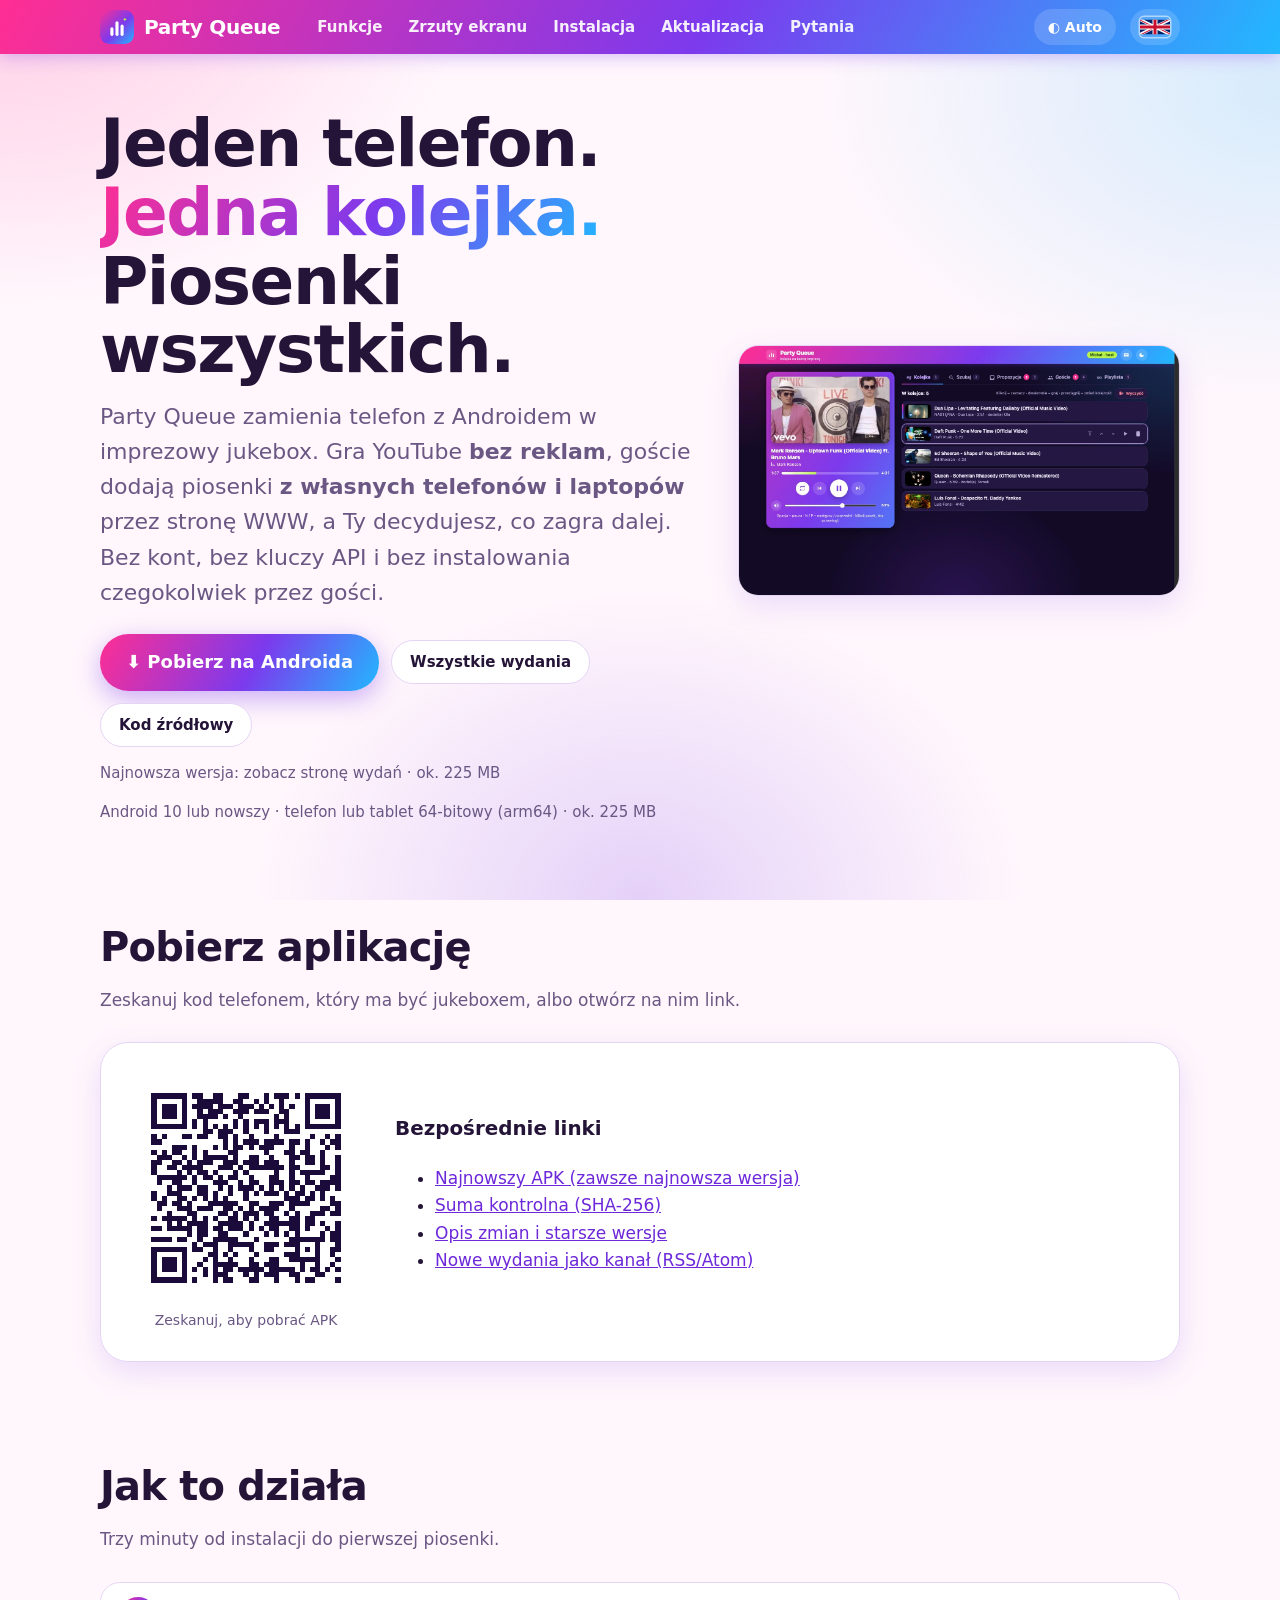
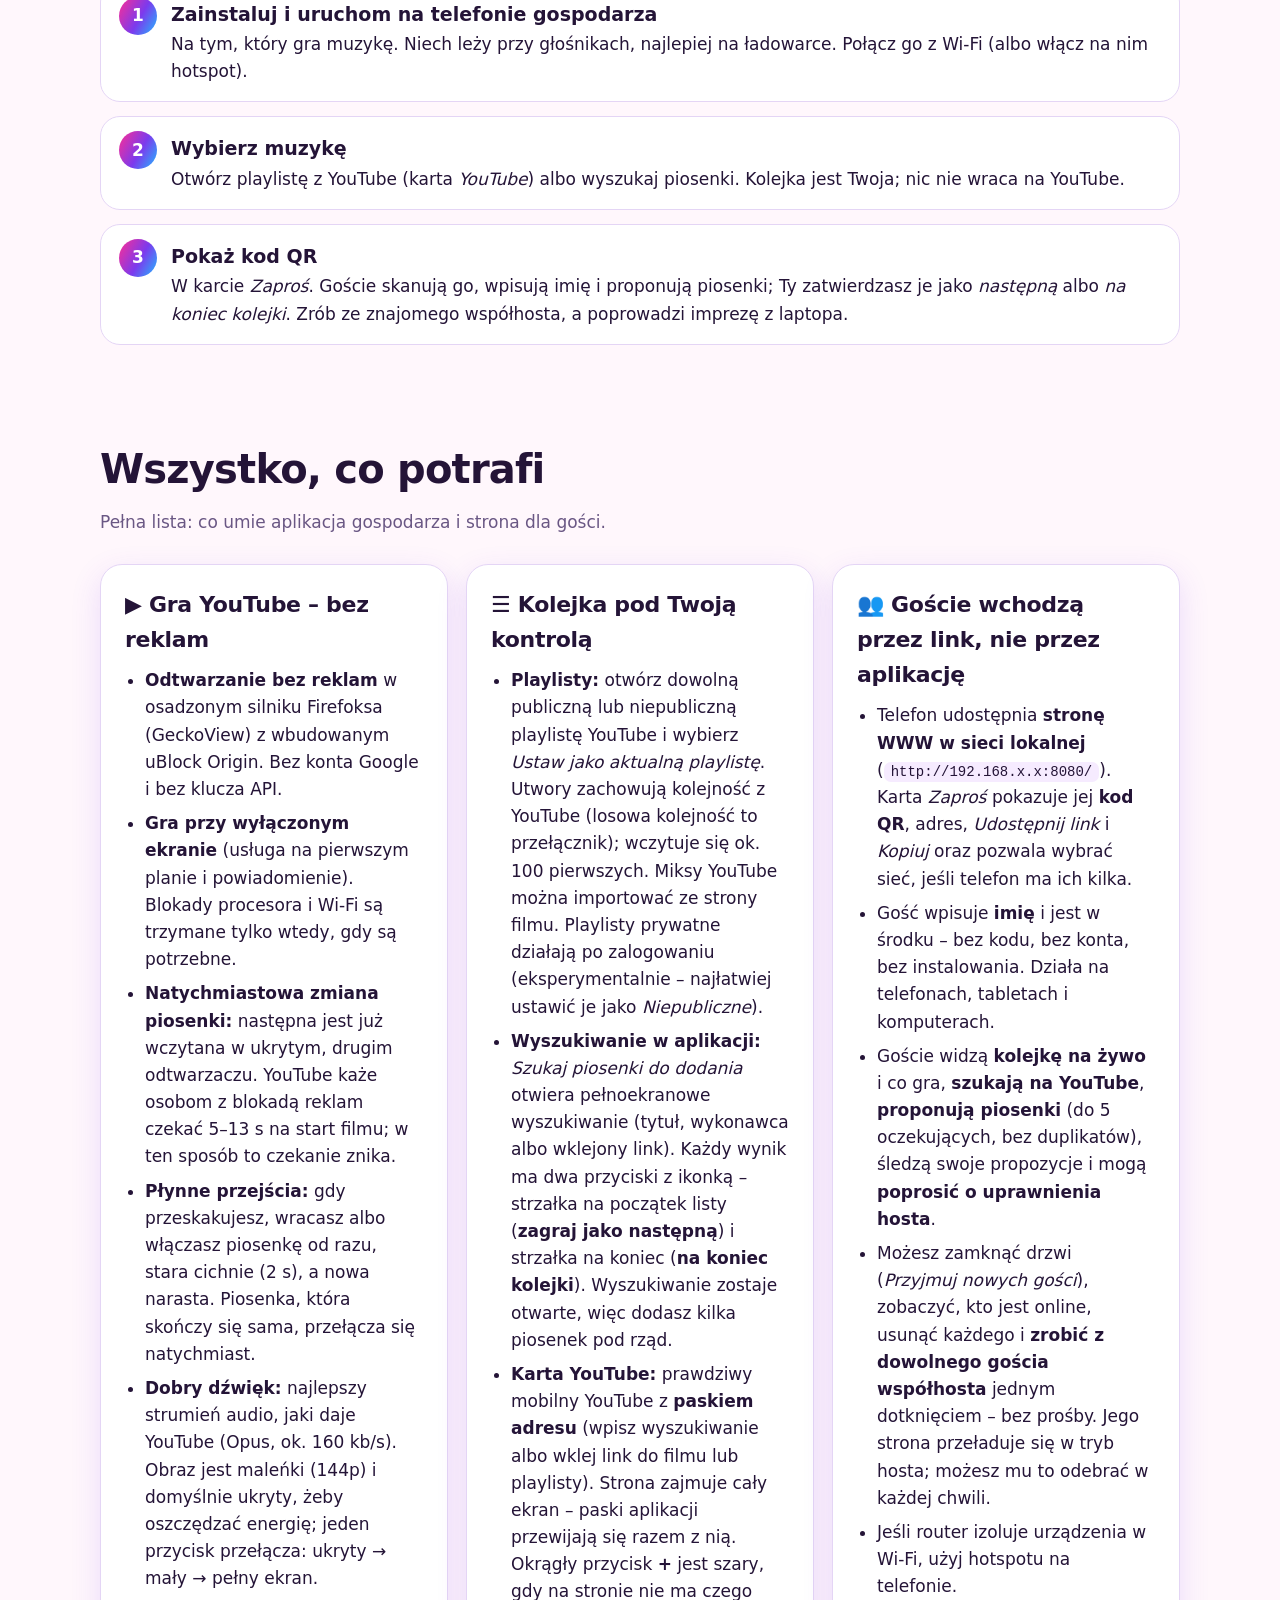
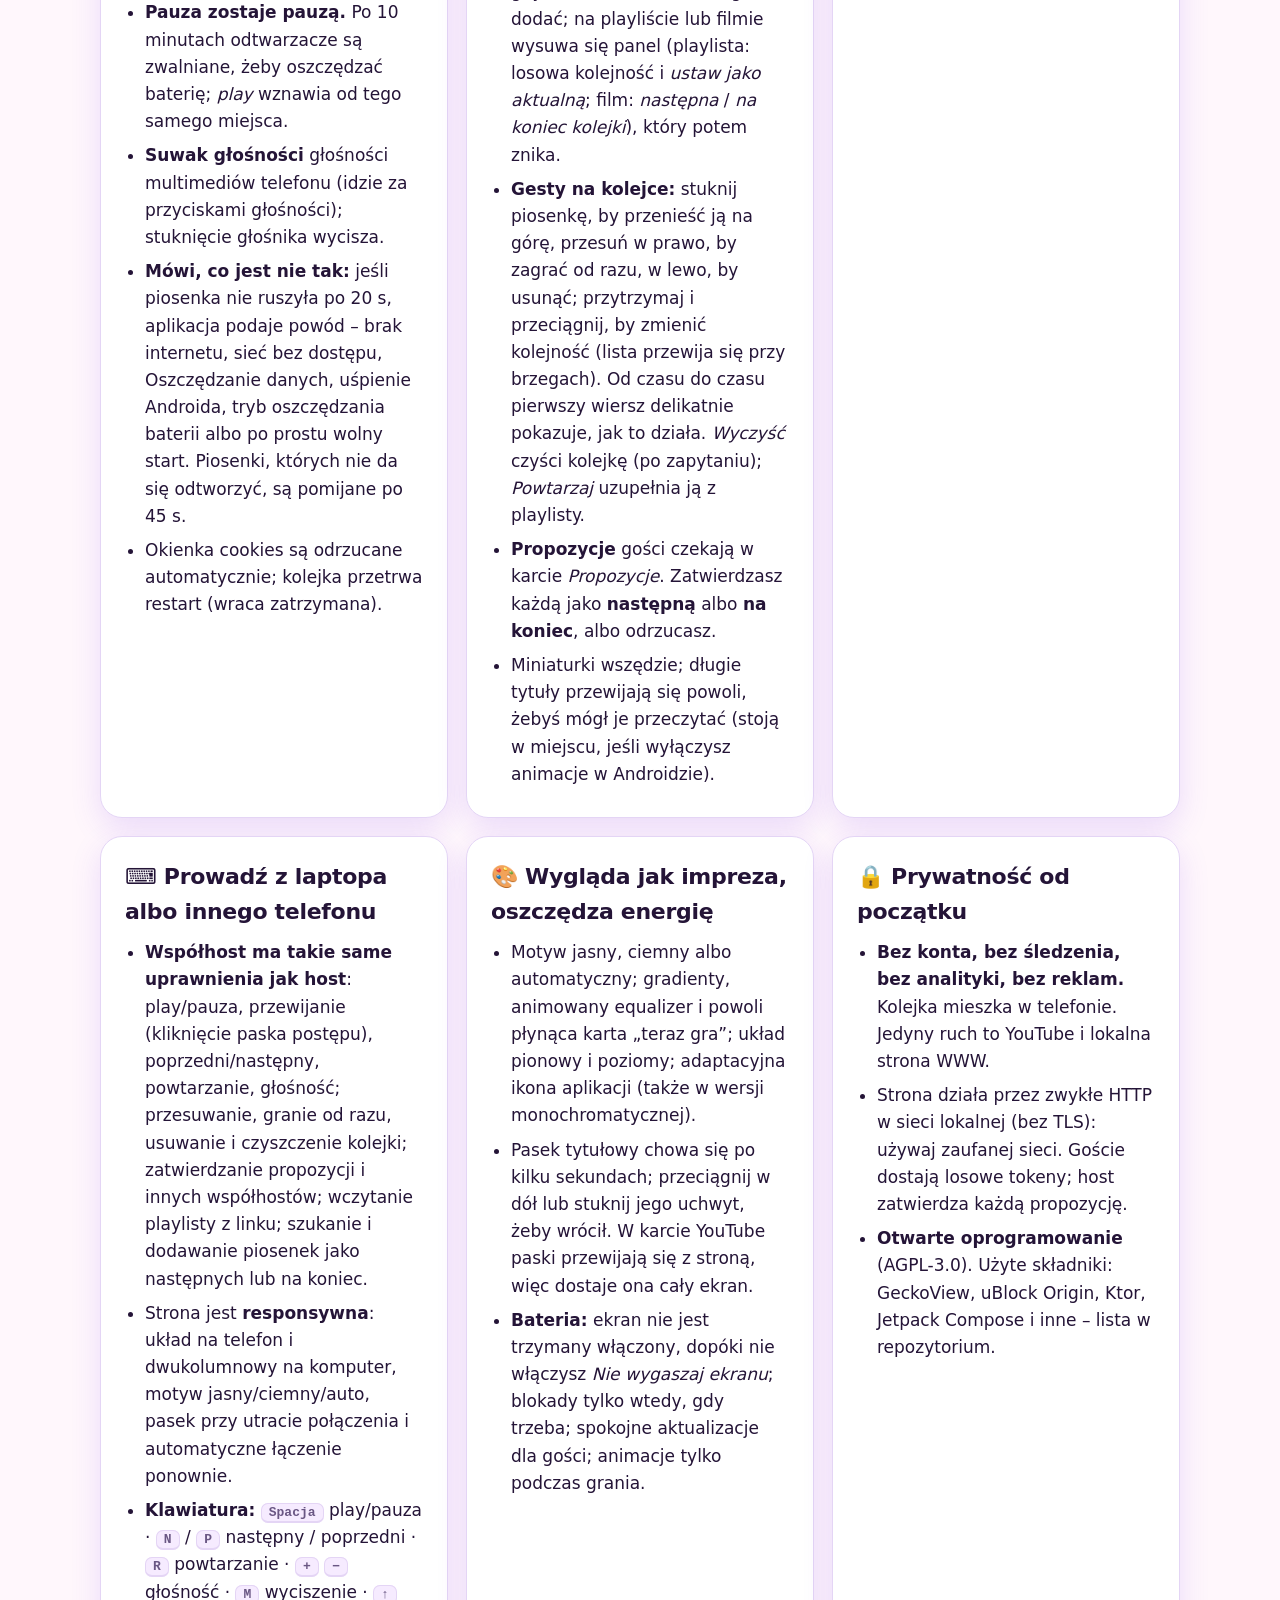
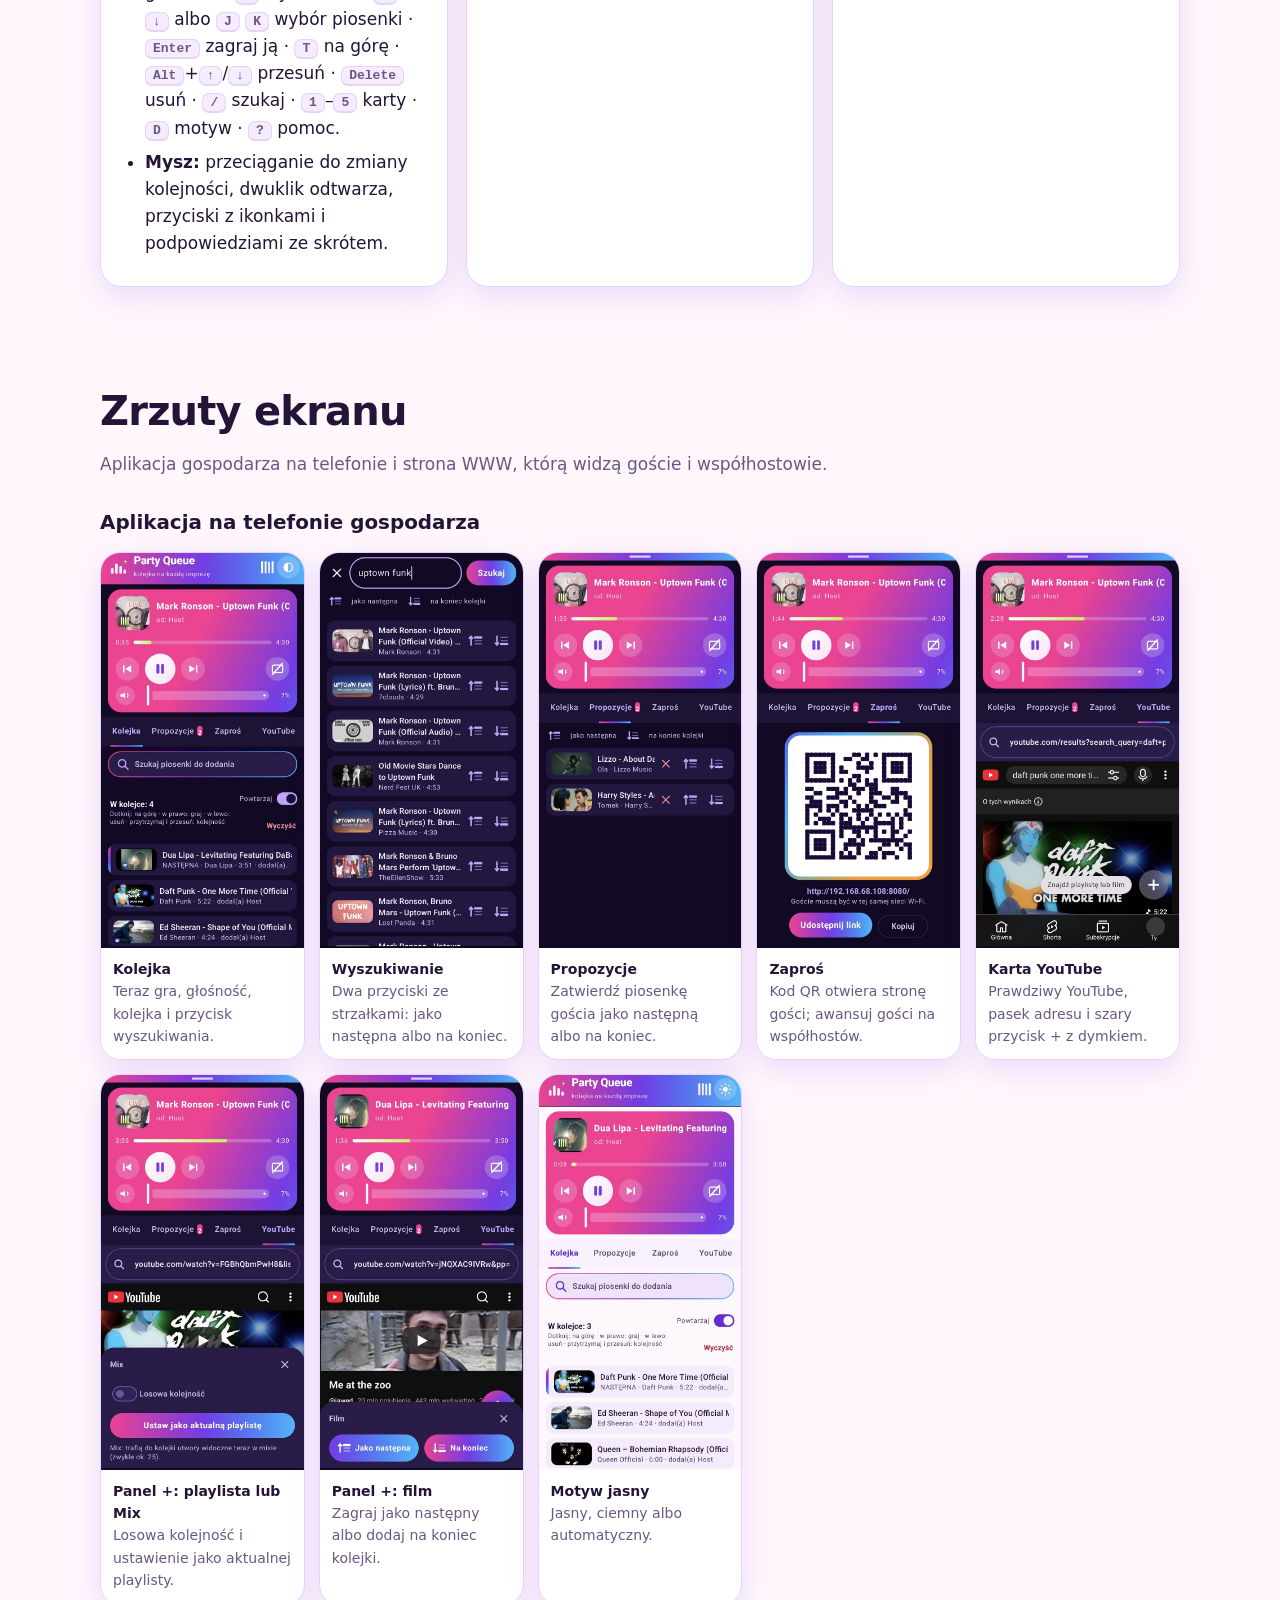
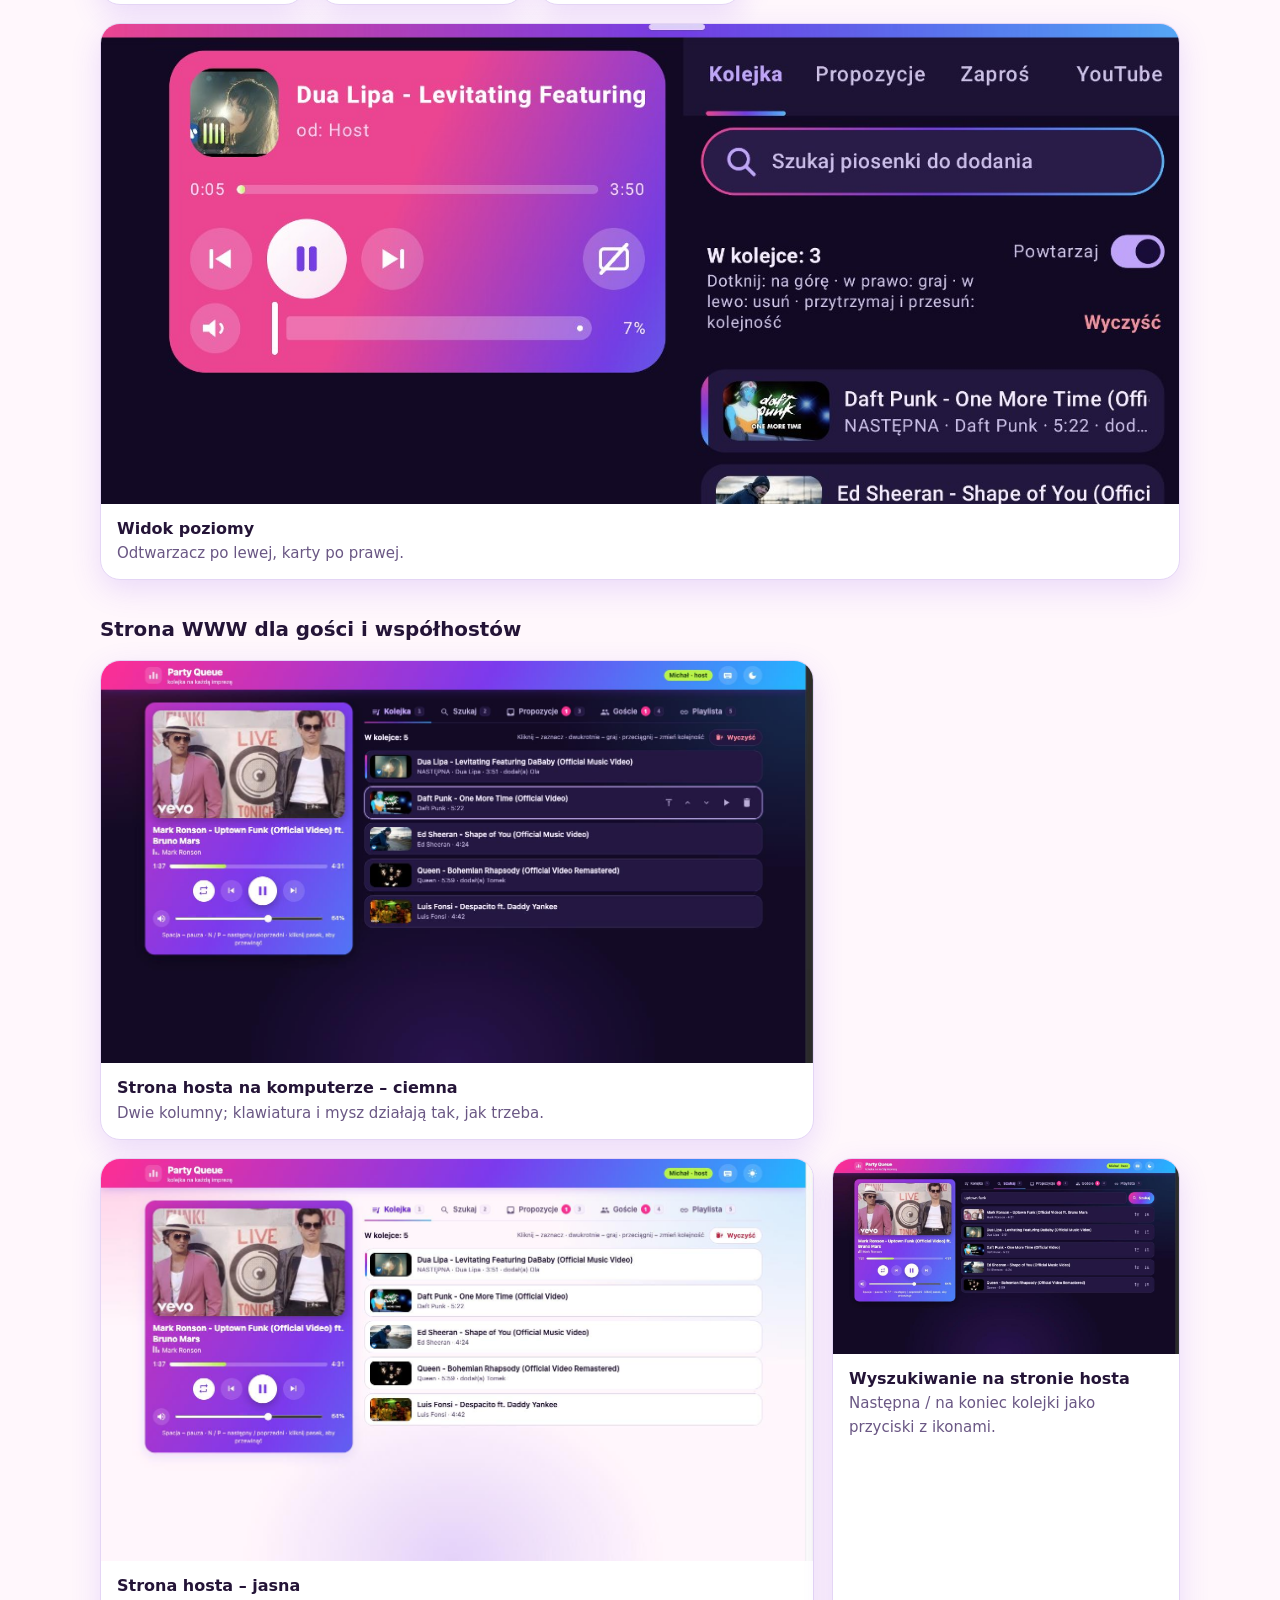
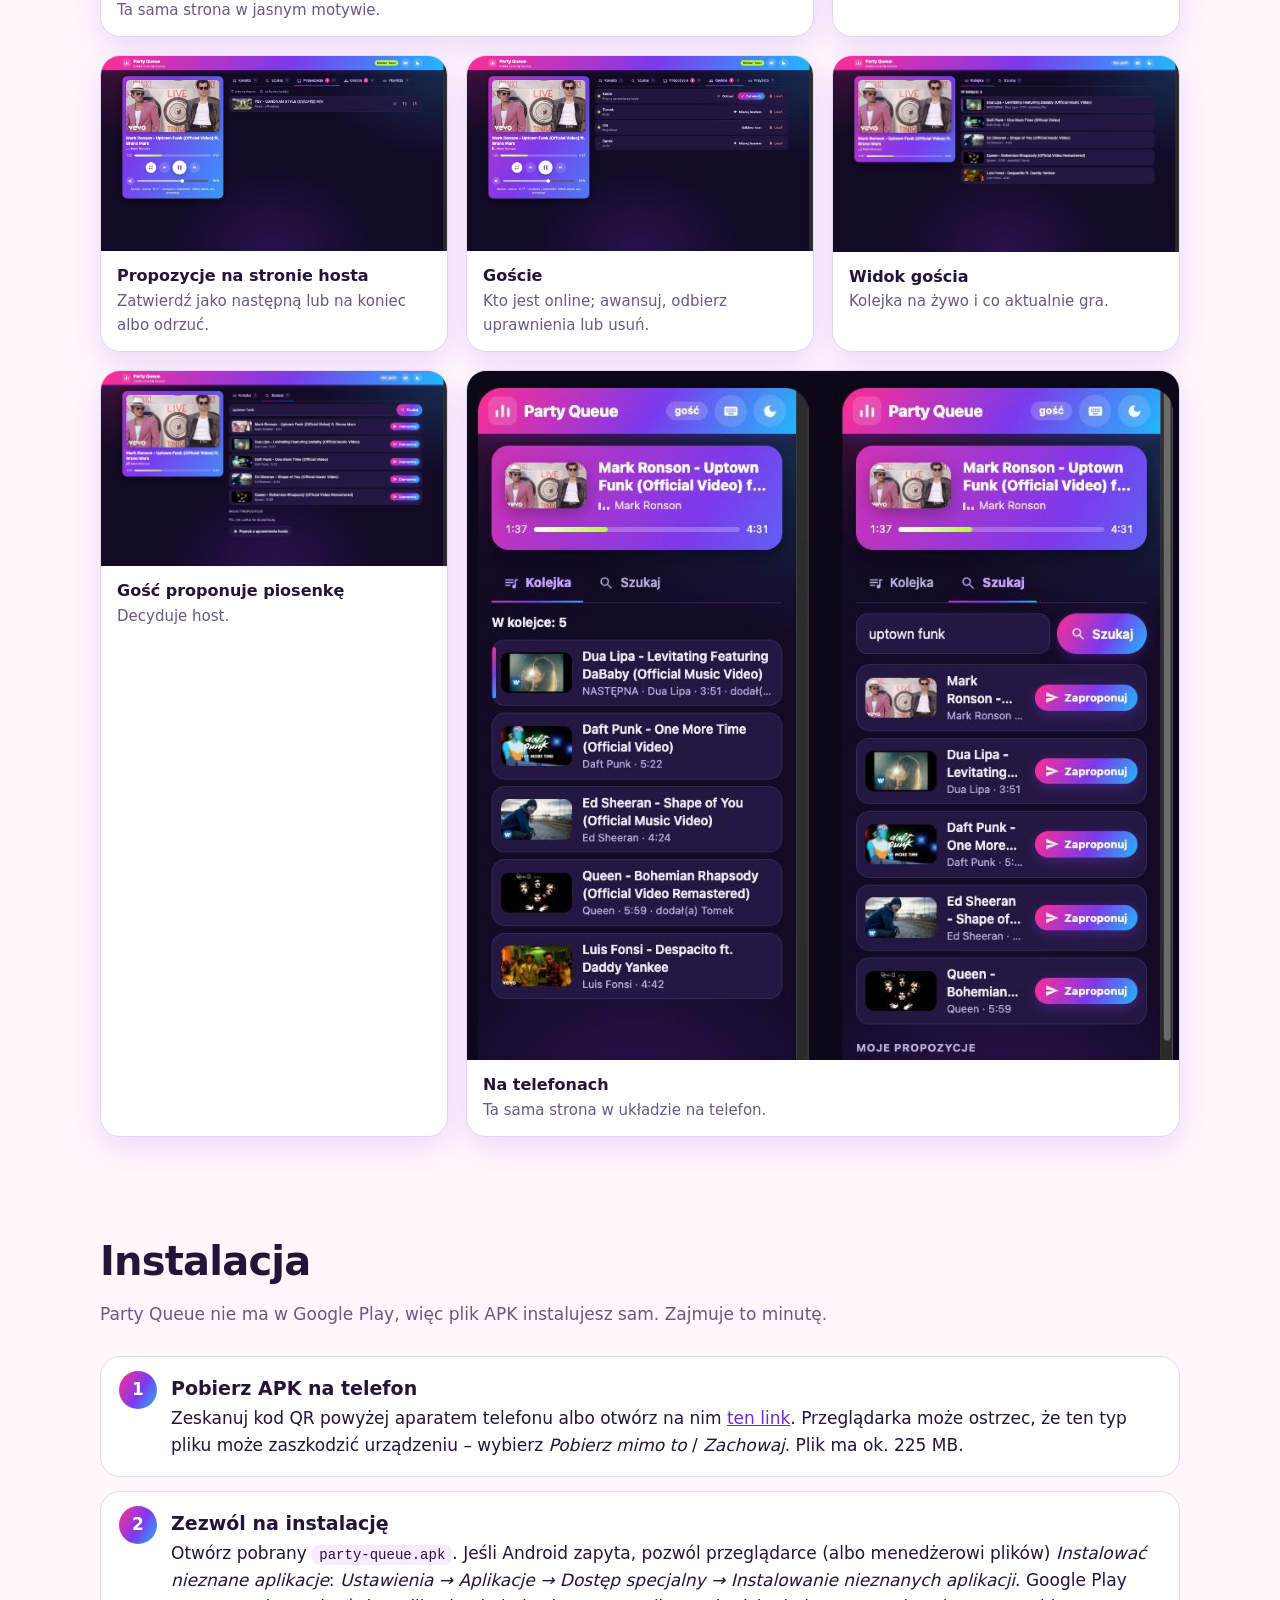
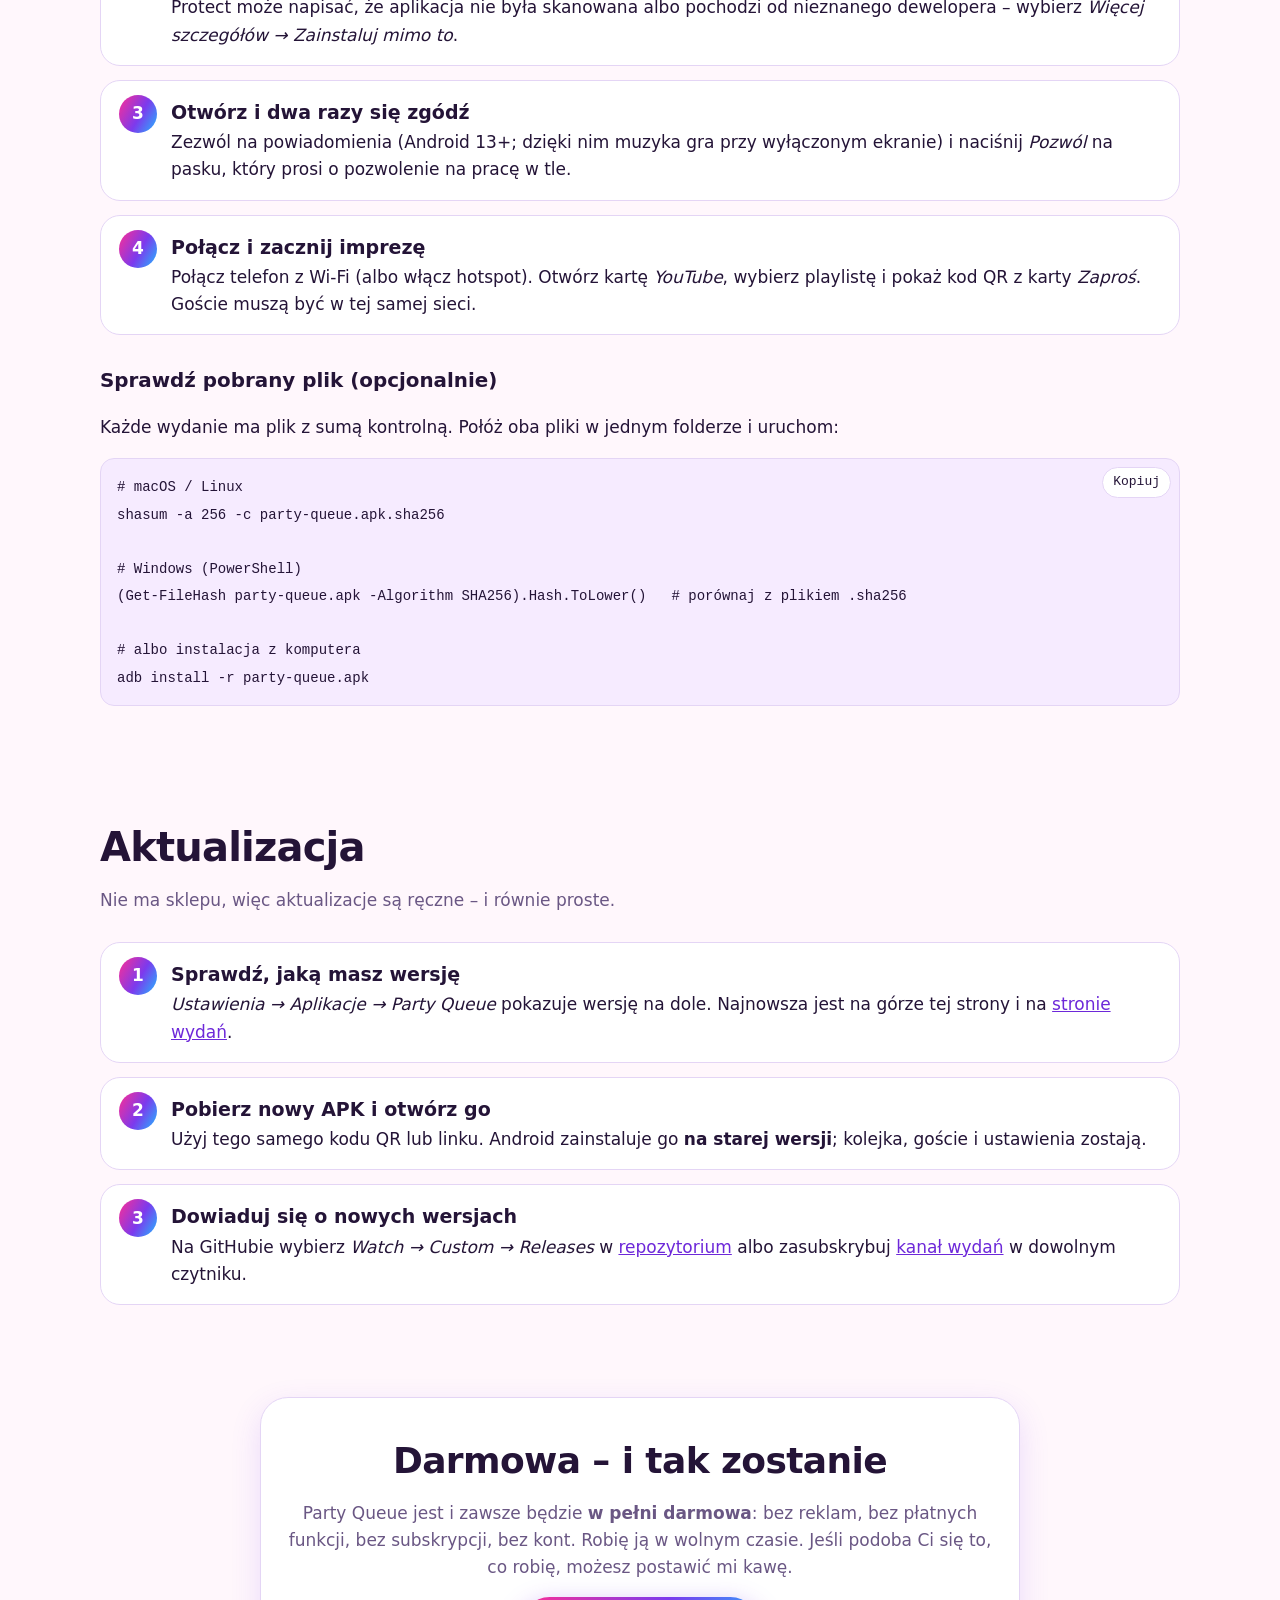
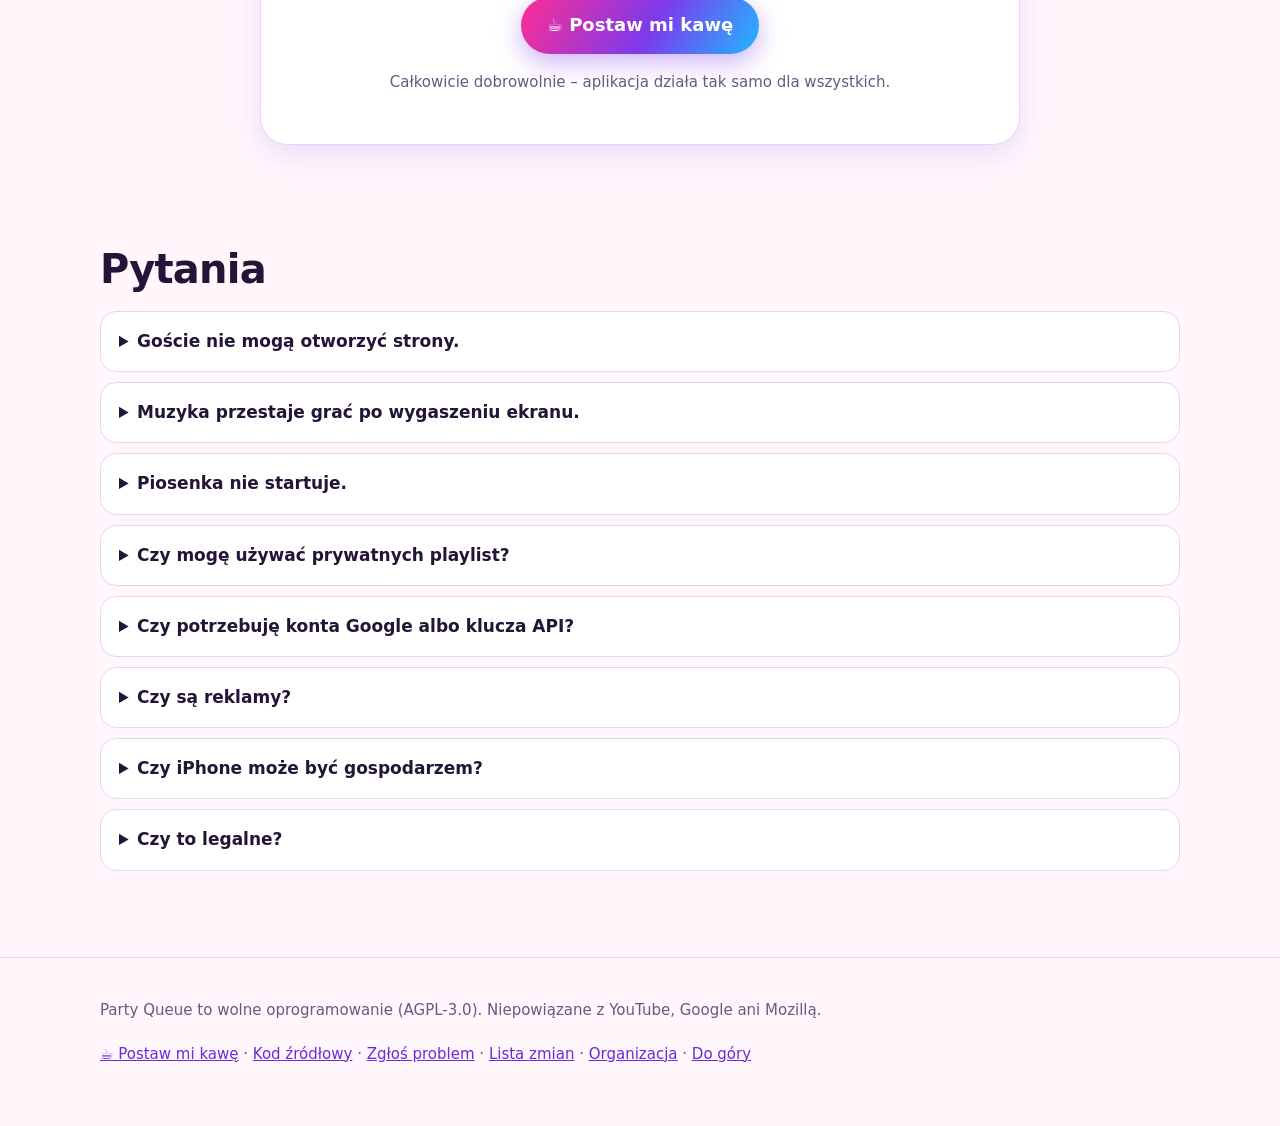
<file: pl/index.html>
<!doctype html>
<html lang="pl" data-theme="dark">
<head>
<meta charset="utf-8">
<meta name="viewport" content="width=device-width, initial-scale=1">
<title>Party Queue – imprezowy jukebox na Androida: YouTube bez reklam, goście dodają piosenki</title>
<meta name="description" content="Party Queue zamienia telefon z Androidem w imprezowy jukebox: YouTube bez reklam i kolejka, do której każdy dodaje piosenki z własnego telefonu lub laptopa przez stronę WWW. Bez kont. Darmowa i otwarta.">
<meta name="theme-color" content="#7c3aed">
<link rel="icon" type="image/svg+xml" href="../assets/img/icon.svg">
<link rel="alternate" hreflang="en" href="https://party-queue.github.io/en/">
<link rel="alternate" hreflang="pl" href="https://party-queue.github.io/pl/">
<link rel="alternate" hreflang="x-default" href="https://party-queue.github.io/">
<link rel="canonical" href="https://party-queue.github.io/pl/">
<meta property="og:type" content="website">
<meta property="og:title" content="Party Queue – imprezowy jukebox na Androida: YouTube bez reklam, goście dodają piosenki">
<meta property="og:description" content="Party Queue zamienia telefon z Androidem w imprezowy jukebox: YouTube bez reklam i kolejka, do której każdy dodaje piosenki z własnego telefonu lub laptopa przez stronę WWW. Bez kont. Darmowa i otwarta.">
<meta property="og:url" content="https://party-queue.github.io/pl/">
<meta property="og:locale" content="pl_PL">
<meta property="og:image" content="https://party-queue.github.io/assets/img/screens/web-queue-dark.jpg">
<meta name="twitter:card" content="summary_large_image">
<link rel="stylesheet" href="../assets/style.css?v=202610120041">
</head>
<body>
<header class="top"><div class="wrap">
  <a class="brand" href="#top"><img src="../assets/img/icon.svg" alt="" width="34" height="34">Party Queue</a>
  <nav class="main" aria-label="Menu"><a href="#features">Funkcje</a><a href="#screens">Zrzuty ekranu</a><a href="#install">Instalacja</a><a href="#update">Aktualizacja</a><a href="#faq">Pytania</a></nav>
  <span class="sp"></span>
  <button class="pillbtn" id="themeBtn" type="button" data-auto="Auto" data-light="Jasny" data-dark="Ciemny"><span aria-hidden="true">◐</span><span class="lb"> Auto</span></button>
  <a class="pillbtn flagbtn" href="../en/" hreflang="en" lang="en" data-lang="en" title="English" aria-label="English"><svg class="flag" width="30" height="20" viewBox="0 0 60 30" aria-hidden="true" focusable="false"><clipPath id="fs"><path d="M0,0 v30 h60 v-30 z"/></clipPath><clipPath id="ft"><path d="M30,15 h30 v15 z v15 h-30 z h-30 v-15 z v-15 h30 z"/></clipPath><g clip-path="url(#fs)"><path d="M0,0 v30 h60 v-30 z" fill="#012169"/><path d="M0,0 L60,30 M60,0 L0,30" stroke="#fff" stroke-width="6"/><path d="M0,0 L60,30 M60,0 L0,30" clip-path="url(#ft)" stroke="#C8102E" stroke-width="4"/><path d="M30,0 v30 M0,15 h60" stroke="#fff" stroke-width="10"/><path d="M30,0 v30 M0,15 h60" stroke="#C8102E" stroke-width="6"/></g></svg></a>
</div></header>

<main id="top">
<section class="hero"><div class="wrap grid">
  <div>
    <h1>Jeden telefon.<br><span>Jedna kolejka.</span><br>Piosenki wszystkich.</h1>
    <p class="lead">Party Queue zamienia telefon z Androidem w imprezowy jukebox. Gra YouTube <b>bez reklam</b>, goście dodają piosenki <b>z własnych telefonów i laptopów</b> przez stronę WWW, a Ty decydujesz, co zagra dalej. Bez kont, bez kluczy API i bez instalowania czegokolwiek przez gości.</p>
    <div class="cta">
      <a class="btn primary" href="https://github.com/party-queue/party-queue/releases/latest/download/party-queue.apk">⬇ Pobierz na Androida</a>
      <a class="btn small" href="https://github.com/party-queue/party-queue/releases">Wszystkie wydania</a>
      <a class="btn small" href="https://github.com/party-queue/party-queue">Kod źródłowy</a>
    </div>
    <p class="meta" data-latest="Najnowsza wersja: {v} · {date} · {mb} MB">Najnowsza wersja: zobacz stronę wydań · ok. 225 MB</p>
    <p class="meta">Android 10 lub nowszy · telefon lub tablet 64-bitowy (arm64) · ok. 225 MB</p>
  </div>
  <div><img class="shot-hero" src="../assets/img/screens/web-queue-dark.jpg" alt="Party Queue" width="1440" height="813"></div>
</div></section>

<section id="download"><div class="wrap">
  <h2>Pobierz aplikację</h2><p class="sub">Zeskanuj kod telefonem, który ma być jukeboxem, albo otwórz na nim link.</p>
  <div class="dl">
    <div class="qr-main"><figure><img class="qr" src="../assets/img/qr-download.svg" alt="QR code: https://github.com/party-queue/party-queue/releases/latest/download/party-queue.apk" width="230" height="230"><figcaption>Zeskanuj, aby pobrać APK</figcaption></figure></div>
    <div>
      <h3 style="margin-top:0">Bezpośrednie linki</h3>
      <ul><li><a href="https://github.com/party-queue/party-queue/releases/latest/download/party-queue.apk">Najnowszy APK (zawsze najnowsza wersja)</a></li><li><a href="https://github.com/party-queue/party-queue/releases/latest/download/party-queue.apk.sha256">Suma kontrolna (SHA-256)</a></li><li><a href="https://github.com/party-queue/party-queue/releases">Opis zmian i starsze wersje</a></li><li><a href="https://github.com/party-queue/party-queue/releases.atom">Nowe wydania jako kanał (RSS/Atom)</a></li></ul>
    </div>
  </div>
</div></section>

<section id="how"><div class="wrap"><h2>Jak to działa</h2><p class="sub">Trzy minuty od instalacji do pierwszej piosenki.</p><ol class="steps"><li><b>Zainstaluj i uruchom na telefonie gospodarza</b>Na tym, który gra muzykę. Niech leży przy głośnikach, najlepiej na ładowarce. Połącz go z Wi-Fi (albo włącz na nim hotspot).</li><li><b>Wybierz muzykę</b>Otwórz playlistę z YouTube (karta <i>YouTube</i>) albo wyszukaj piosenki. Kolejka jest Twoja; nic nie wraca na YouTube.</li><li><b>Pokaż kod QR</b>W karcie <i>Zaproś</i>. Goście skanują go, wpisują imię i proponują piosenki; Ty zatwierdzasz je jako <i>następną</i> albo <i>na koniec kolejki</i>. Zrób ze znajomego współhosta, a poprowadzi imprezę z laptopa.</li></ol></div></section>

<section id="features"><div class="wrap"><h2>Wszystko, co potrafi</h2><p class="sub">Pełna lista: co umie aplikacja gospodarza i strona dla gości.</p><div class="cards"><div class="card"><h3>▶ Gra YouTube – bez reklam</h3><ul><li><b>Odtwarzanie bez reklam</b> w osadzonym silniku Firefoksa (GeckoView) z wbudowanym uBlock Origin. Bez konta Google i bez klucza API.</li><li><b>Gra przy wyłączonym ekranie</b> (usługa na pierwszym planie i powiadomienie). Blokady procesora i Wi-Fi są trzymane tylko wtedy, gdy są potrzebne.</li><li><b>Natychmiastowa zmiana piosenki:</b> następna jest już wczytana w ukrytym, drugim odtwarzaczu. YouTube każe osobom z blokadą reklam czekać 5–13 s na start filmu; w ten sposób to czekanie znika.</li><li><b>Płynne przejścia:</b> gdy przeskakujesz, wracasz albo włączasz piosenkę od razu, stara cichnie (2 s), a nowa narasta. Piosenka, która skończy się sama, przełącza się natychmiast.</li><li><b>Dobry dźwięk:</b> najlepszy strumień audio, jaki daje YouTube (Opus, ok. 160 kb/s). Obraz jest maleńki (144p) i domyślnie ukryty, żeby oszczędzać energię; jeden przycisk przełącza: ukryty → mały → pełny ekran.</li><li><b>Pauza zostaje pauzą.</b> Po 10 minutach odtwarzacze są zwalniane, żeby oszczędzać baterię; <i>play</i> wznawia od tego samego miejsca.</li><li><b>Suwak głośności</b> głośności multimediów telefonu (idzie za przyciskami głośności); stuknięcie głośnika wycisza.</li><li><b>Mówi, co jest nie tak:</b> jeśli piosenka nie ruszyła po 20 s, aplikacja podaje powód – brak internetu, sieć bez dostępu, Oszczędzanie danych, uśpienie Androida, tryb oszczędzania baterii albo po prostu wolny start. Piosenki, których nie da się odtworzyć, są pomijane po 45 s.</li><li>Okienka cookies są odrzucane automatycznie; kolejka przetrwa restart (wraca zatrzymana).</li></ul></div><div class="card"><h3>☰ Kolejka pod Twoją kontrolą</h3><ul><li><b>Playlisty:</b> otwórz dowolną publiczną lub niepubliczną playlistę YouTube i wybierz <i>Ustaw jako aktualną playlistę</i>. Utwory zachowują kolejność z YouTube (losowa kolejność to przełącznik); wczytuje się ok. 100 pierwszych. Miksy YouTube można importować ze strony filmu. Playlisty prywatne działają po zalogowaniu (eksperymentalnie – najłatwiej ustawić je jako <i>Niepubliczne</i>).</li><li><b>Wyszukiwanie w aplikacji:</b> <i>Szukaj piosenki do dodania</i> otwiera pełnoekranowe wyszukiwanie (tytuł, wykonawca albo wklejony link). Każdy wynik ma dwa przyciski z ikonką – strzałka na początek listy (<b>zagraj jako następną</b>) i strzałka na koniec (<b>na koniec kolejki</b>). Wyszukiwanie zostaje otwarte, więc dodasz kilka piosenek pod rząd.</li><li><b>Karta YouTube:</b> prawdziwy mobilny YouTube z <b>paskiem adresu</b> (wpisz wyszukiwanie albo wklej link do filmu lub playlisty). Strona zajmuje cały ekran – paski aplikacji przewijają się razem z nią. Okrągły przycisk <b>+</b> jest szary, gdy na stronie nie ma czego dodać; na playliście lub filmie wysuwa się panel (playlista: losowa kolejność i <i>ustaw jako aktualną</i>; film: <i>następna</i> / <i>na koniec kolejki</i>), który potem znika.</li><li><b>Gesty na kolejce:</b> stuknij piosenkę, by przenieść ją na górę, przesuń w prawo, by zagrać od razu, w lewo, by usunąć; przytrzymaj i przeciągnij, by zmienić kolejność (lista przewija się przy brzegach). Od czasu do czasu pierwszy wiersz delikatnie pokazuje, jak to działa. <i>Wyczyść</i> czyści kolejkę (po zapytaniu); <i>Powtarzaj</i> uzupełnia ją z playlisty.</li><li><b>Propozycje</b> gości czekają w karcie <i>Propozycje</i>. Zatwierdzasz każdą jako <b>następną</b> albo <b>na koniec</b>, albo odrzucasz.</li><li>Miniaturki wszędzie; długie tytuły przewijają się powoli, żebyś mógł je przeczytać (stoją w miejscu, jeśli wyłączysz animacje w Androidzie).</li></ul></div><div class="card"><h3>👥 Goście wchodzą przez link, nie przez aplikację</h3><ul><li>Telefon udostępnia <b>stronę WWW w sieci lokalnej</b> (<code>http://192.168.x.x:8080/</code>). Karta <i>Zaproś</i> pokazuje jej <b>kod QR</b>, adres, <i>Udostępnij link</i> i <i>Kopiuj</i> oraz pozwala wybrać sieć, jeśli telefon ma ich kilka.</li><li>Gość wpisuje <b>imię</b> i jest w środku – bez kodu, bez konta, bez instalowania. Działa na telefonach, tabletach i komputerach.</li><li>Goście widzą <b>kolejkę na żywo</b> i co gra, <b>szukają na YouTube</b>, <b>proponują piosenki</b> (do 5 oczekujących, bez duplikatów), śledzą swoje propozycje i mogą <b>poprosić o uprawnienia hosta</b>.</li><li>Możesz zamknąć drzwi (<i>Przyjmuj nowych gości</i>), zobaczyć, kto jest online, usunąć każdego i <b>zrobić z dowolnego gościa współhosta</b> jednym dotknięciem – bez prośby. Jego strona przeładuje się w tryb hosta; możesz mu to odebrać w każdej chwili.</li><li>Jeśli router izoluje urządzenia w Wi-Fi, użyj hotspotu na telefonie.</li></ul></div><div class="card"><h3>⌨ Prowadź z laptopa albo innego telefonu</h3><ul><li><b>Współhost ma takie same uprawnienia jak host</b>: play/pauza, przewijanie (kliknięcie paska postępu), poprzedni/następny, powtarzanie, głośność; przesuwanie, granie od razu, usuwanie i czyszczenie kolejki; zatwierdzanie propozycji i innych współhostów; wczytanie playlisty z linku; szukanie i dodawanie piosenek jako następnych lub na koniec.</li><li>Strona jest <b>responsywna</b>: układ na telefon i dwukolumnowy na komputer, motyw jasny/ciemny/auto, pasek przy utracie połączenia i automatyczne łączenie ponownie.</li><li><b>Klawiatura:</b> <kbd>Spacja</kbd> play/pauza · <kbd>N</kbd> / <kbd>P</kbd> następny / poprzedni · <kbd>R</kbd> powtarzanie · <kbd>+</kbd> <kbd>−</kbd> głośność · <kbd>M</kbd> wyciszenie · <kbd>↑</kbd> <kbd>↓</kbd> albo <kbd>J</kbd> <kbd>K</kbd> wybór piosenki · <kbd>Enter</kbd> zagraj ją · <kbd>T</kbd> na górę · <kbd>Alt</kbd>+<kbd>↑</kbd>/<kbd>↓</kbd> przesuń · <kbd>Delete</kbd> usuń · <kbd>/</kbd> szukaj · <kbd>1</kbd>–<kbd>5</kbd> karty · <kbd>D</kbd> motyw · <kbd>?</kbd> pomoc.</li><li><b>Mysz:</b> przeciąganie do zmiany kolejności, dwuklik odtwarza, przyciski z ikonkami i podpowiedziami ze skrótem.</li></ul></div><div class="card"><h3>🎨 Wygląda jak impreza, oszczędza energię</h3><ul><li>Motyw jasny, ciemny albo automatyczny; gradienty, animowany equalizer i powoli płynąca karta „teraz gra”; układ pionowy i poziomy; adaptacyjna ikona aplikacji (także w wersji monochromatycznej).</li><li>Pasek tytułowy chowa się po kilku sekundach; przeciągnij w dół lub stuknij jego uchwyt, żeby wrócił. W karcie YouTube paski przewijają się z stroną, więc dostaje ona cały ekran.</li><li><b>Bateria:</b> ekran nie jest trzymany włączony, dopóki nie włączysz <i>Nie wygaszaj ekranu</i>; blokady tylko wtedy, gdy trzeba; spokojne aktualizacje dla gości; animacje tylko podczas grania.</li></ul></div><div class="card"><h3>🔒 Prywatność od początku</h3><ul><li><b>Bez konta, bez śledzenia, bez analityki, bez reklam.</b> Kolejka mieszka w telefonie. Jedyny ruch to YouTube i lokalna strona WWW.</li><li>Strona działa przez zwykłe HTTP w sieci lokalnej (bez TLS): używaj zaufanej sieci. Goście dostają losowe tokeny; host zatwierdza każdą propozycję.</li><li><b>Otwarte oprogramowanie</b> (AGPL-3.0). Użyte składniki: GeckoView, uBlock Origin, Ktor, Jetpack Compose i inne – lista w repozytorium.</li></ul></div></div></div></section>

<section id="screens"><div class="wrap"><h2>Zrzuty ekranu</h2><p class="sub">Aplikacja gospodarza na telefonie i strona WWW, którą widzą goście i współhostowie.</p><h3 style="margin:28px 0 14px">Aplikacja na telefonie gospodarza</h3><div class="phones"><figure><a href="../assets/img/screens/app-queue.jpg"><img loading="lazy" src="../assets/img/screens/app-queue.jpg" alt="Kolejka"></a><figcaption><b>Kolejka</b>Teraz gra, głośność, kolejka i przycisk wyszukiwania.</figcaption></figure><figure><a href="../assets/img/screens/app-search.jpg"><img loading="lazy" src="../assets/img/screens/app-search.jpg" alt="Wyszukiwanie"></a><figcaption><b>Wyszukiwanie</b>Dwa przyciski ze strzałkami: jako następna albo na koniec.</figcaption></figure><figure><a href="../assets/img/screens/app-proposals.jpg"><img loading="lazy" src="../assets/img/screens/app-proposals.jpg" alt="Propozycje"></a><figcaption><b>Propozycje</b>Zatwierdź piosenkę gościa jako następną albo na koniec.</figcaption></figure><figure><a href="../assets/img/screens/app-invite.jpg"><img loading="lazy" src="../assets/img/screens/app-invite.jpg" alt="Zaproś"></a><figcaption><b>Zaproś</b>Kod QR otwiera stronę gości; awansuj gości na współhostów.</figcaption></figure><figure><a href="../assets/img/screens/app-youtube.jpg"><img loading="lazy" src="../assets/img/screens/app-youtube.jpg" alt="Karta YouTube"></a><figcaption><b>Karta YouTube</b>Prawdziwy YouTube, pasek adresu i szary przycisk + z dymkiem.</figcaption></figure><figure><a href="../assets/img/screens/app-panel.jpg"><img loading="lazy" src="../assets/img/screens/app-panel.jpg" alt="Panel +: playlista lub Mix"></a><figcaption><b>Panel +: playlista lub Mix</b>Losowa kolejność i ustawienie jako aktualnej playlisty.</figcaption></figure><figure><a href="../assets/img/screens/app-panel-video.jpg"><img loading="lazy" src="../assets/img/screens/app-panel-video.jpg" alt="Panel +: film"></a><figcaption><b>Panel +: film</b>Zagraj jako następny albo dodaj na koniec kolejki.</figcaption></figure><figure><a href="../assets/img/screens/app-light.jpg"><img loading="lazy" src="../assets/img/screens/app-light.jpg" alt="Motyw jasny"></a><figcaption><b>Motyw jasny</b>Jasny, ciemny albo automatyczny.</figcaption></figure></div><div class="gallery" style="margin-top:18px"><figure class="wide"><a href="../assets/img/screens/app-landscape.jpg"><img loading="lazy" src="../assets/img/screens/app-landscape.jpg" alt="Widok poziomy"></a><figcaption><b>Widok poziomy</b>Odtwarzacz po lewej, karty po prawej.</figcaption></figure></div><h3 style="margin:34px 0 14px">Strona WWW dla gości i współhostów</h3><div class="gallery"><figure class="wide"><a href="../assets/img/screens/web-queue-dark.jpg"><img loading="lazy" src="../assets/img/screens/web-queue-dark.jpg" alt="Strona hosta na komputerze – ciemna"></a><figcaption><b>Strona hosta na komputerze – ciemna</b>Dwie kolumny; klawiatura i mysz działają tak, jak trzeba.</figcaption></figure><figure class="wide"><a href="../assets/img/screens/web-queue-light.jpg"><img loading="lazy" src="../assets/img/screens/web-queue-light.jpg" alt="Strona hosta – jasna"></a><figcaption><b>Strona hosta – jasna</b>Ta sama strona w jasnym motywie.</figcaption></figure><figure class=""><a href="../assets/img/screens/web-search.jpg"><img loading="lazy" src="../assets/img/screens/web-search.jpg" alt="Wyszukiwanie na stronie hosta"></a><figcaption><b>Wyszukiwanie na stronie hosta</b>Następna / na koniec kolejki jako przyciski z ikonami.</figcaption></figure><figure class=""><a href="../assets/img/screens/web-proposals.jpg"><img loading="lazy" src="../assets/img/screens/web-proposals.jpg" alt="Propozycje na stronie hosta"></a><figcaption><b>Propozycje na stronie hosta</b>Zatwierdź jako następną lub na koniec albo odrzuć.</figcaption></figure><figure class=""><a href="../assets/img/screens/web-guests.jpg"><img loading="lazy" src="../assets/img/screens/web-guests.jpg" alt="Goście"></a><figcaption><b>Goście</b>Kto jest online; awansuj, odbierz uprawnienia lub usuń.</figcaption></figure><figure class=""><a href="../assets/img/screens/web-guest-queue.jpg"><img loading="lazy" src="../assets/img/screens/web-guest-queue.jpg" alt="Widok gościa"></a><figcaption><b>Widok gościa</b>Kolejka na żywo i co aktualnie gra.</figcaption></figure><figure class=""><a href="../assets/img/screens/web-guest-search.jpg"><img loading="lazy" src="../assets/img/screens/web-guest-search.jpg" alt="Gość proponuje piosenkę"></a><figcaption><b>Gość proponuje piosenkę</b>Decyduje host.</figcaption></figure><figure class="wide"><a href="../assets/img/screens/web-mobile.jpg"><img loading="lazy" src="../assets/img/screens/web-mobile.jpg" alt="Na telefonach"></a><figcaption><b>Na telefonach</b>Ta sama strona w układzie na telefon.</figcaption></figure></div></div></section>

<section id="install"><div class="wrap"><h2>Instalacja</h2><p class="sub">Party Queue nie ma w Google Play, więc plik APK instalujesz sam. Zajmuje to minutę.</p><ol class="steps"><li><b>Pobierz APK na telefon</b>Zeskanuj kod QR powyżej aparatem telefonu albo otwórz na nim <a href="https://github.com/party-queue/party-queue/releases/latest/download/party-queue.apk">ten link</a>. Przeglądarka może ostrzec, że ten typ pliku może zaszkodzić urządzeniu – wybierz <i>Pobierz mimo to</i> / <i>Zachowaj</i>. Plik ma ok. 225 MB.</li><li><b>Zezwól na instalację</b>Otwórz pobrany <code>party-queue.apk</code>. Jeśli Android zapyta, pozwól przeglądarce (albo menedżerowi plików) <i>Instalować nieznane aplikacje</i>: <i>Ustawienia → Aplikacje → Dostęp specjalny → Instalowanie nieznanych aplikacji</i>. Google Play Protect może napisać, że aplikacja nie była skanowana albo pochodzi od nieznanego dewelopera – wybierz <i>Więcej szczegółów → Zainstaluj mimo to</i>.</li><li><b>Otwórz i dwa razy się zgódź</b>Zezwól na powiadomienia (Android 13+; dzięki nim muzyka gra przy wyłączonym ekranie) i naciśnij <i>Pozwól</i> na pasku, który prosi o pozwolenie na pracę w tle.</li><li><b>Połącz i zacznij imprezę</b>Połącz telefon z Wi-Fi (albo włącz hotspot). Otwórz kartę <i>YouTube</i>, wybierz playlistę i pokaż kod QR z karty <i>Zaproś</i>. Goście muszą być w tej samej sieci.</li></ol>
  <h3 style="margin:30px 0 8px">Sprawdź pobrany plik (opcjonalnie)</h3><p>Każde wydanie ma plik z sumą kontrolną. Połóż oba pliki w jednym folderze i uruchom:</p><pre><code># macOS / Linux
shasum -a 256 -c party-queue.apk.sha256

# Windows (PowerShell)
(Get-FileHash party-queue.apk -Algorithm SHA256).Hash.ToLower()   # porównaj z plikiem .sha256

# albo instalacja z komputera
adb install -r party-queue.apk</code></pre>
</div></section>

<section id="update"><div class="wrap"><h2>Aktualizacja</h2><p class="sub">Nie ma sklepu, więc aktualizacje są ręczne – i równie proste.</p><ol class="steps"><li><b>Sprawdź, jaką masz wersję</b><i>Ustawienia → Aplikacje → Party Queue</i> pokazuje wersję na dole. Najnowsza jest na górze tej strony i na <a href="https://github.com/party-queue/party-queue/releases">stronie wydań</a>.</li><li><b>Pobierz nowy APK i otwórz go</b>Użyj tego samego kodu QR lub linku. Android zainstaluje go <b>na starej wersji</b>; kolejka, goście i ustawienia zostają.</li><li><b>Dowiaduj się o nowych wersjach</b>Na GitHubie wybierz <i>Watch → Custom → Releases</i> w <a href="https://github.com/party-queue/party-queue">repozytorium</a> albo zasubskrybuj <a href="https://github.com/party-queue/party-queue/releases.atom">kanał wydań</a> w dowolnym czytniku.</li></ol></div></section>

<section id="support"><div class="wrap"><div class="support">
  <h2>Darmowa – i tak zostanie</h2><p>Party Queue jest i zawsze będzie <b>w pełni darmowa</b>: bez reklam, bez płatnych funkcji, bez subskrypcji, bez kont. Robię ją w wolnym czasie. Jeśli podoba Ci się to, co robię, możesz postawić mi kawę.</p>
  <p><a class="btn primary" href="https://suppi.pl/mleczakm" rel="noopener">☕ Postaw mi kawę</a></p>
  <p class="meta">Całkowicie dobrowolnie – aplikacja działa tak samo dla wszystkich.</p>
</div></div></section>

<section id="faq"><div class="wrap"><h2>Pytania</h2><details><summary>Goście nie mogą otworzyć strony.</summary><p>Sprawdź, czy są w tym samym Wi-Fi co telefon gospodarza, i użyj adresu z karty <i>Zaproś</i> – adres telefonu może się zmienić po ponownym połączeniu. Niektóre routery i sieci dla gości izolują urządzenia od siebie; włącz hotspot na telefonie gospodarza i połącz się z nim.</p></details><details><summary>Muzyka przestaje grać po wygaszeniu ekranu.</summary><p>Zezwól na powiadomienia i naciśnij <i>Pozwól</i> na pasku (wyłączona optymalizacja baterii dla aplikacji). Na niektórych telefonach ustaw też w ustawieniach systemu zużycie baterii aplikacji na <i>Bez ograniczeń</i>.</p></details><details><summary>Piosenka nie startuje.</summary><p>Poczekaj 20 sekund: aplikacja pokaże wtedy pod odtwarzaczem powód (brak internetu, Oszczędzanie danych, tryb uśpienia…). YouTube sam czasem opóźnia start filmu; piosenki, których nie da się odtworzyć, są pomijane po 45 sekundach.</p></details><details><summary>Czy mogę używać prywatnych playlist?</summary><p>Playlisty publiczne i niepubliczne działają bez logowania. Dla prywatnej zaloguj się w karcie <i>YouTube</i> (eksperymentalnie) – albo ustaw playlistę na YouTube jako <i>Niepubliczną</i>, co jest najłatwiejsze.</p></details><details><summary>Czy potrzebuję konta Google albo klucza API?</summary><p>Nie. Aplikacja czyta te same publiczne strony co przeglądarka.</p></details><details><summary>Czy są reklamy?</summary><p>Nie, uBlock Origin jest wbudowany. Jeśli któraś się przedrze, zgłoś to na GitHubie.</p></details><details><summary>Czy iPhone może być gospodarzem?</summary><p>Nie – gospodarzem musi być telefon z Androidem (10+, 64-bitowy). Goście mogą używać dowolnego telefonu, tabletu lub komputera z przeglądarką.</p></details><details><summary>Czy to legalne?</summary><p>Projekt nie jest powiązany z YouTube, Google ani Mozillą. Korzystanie z niego może naruszać regulamin YouTube; używasz go na własną odpowiedzialność i do prywatnych wydarzeń.</p></details></div></section>
</main>

<footer><div class="wrap"><div>Party Queue to wolne oprogramowanie (AGPL-3.0). Niepowiązane z YouTube, Google ani Mozillą.</div><div><a href="https://suppi.pl/mleczakm">☕ Postaw mi kawę</a> · <a href="https://github.com/party-queue/party-queue">Kod źródłowy</a> · <a href="https://github.com/party-queue/party-queue/issues">Zgłoś problem</a> · <a href="https://github.com/party-queue/party-queue/blob/main/CHANGELOG.md">Lista zmian</a> · <a href="https://github.com/party-queue">Organizacja</a> · <a href="#top">Do góry</a></div></div></footer>
<script src="../assets/site.js?v=202610120041"></script>
</body>
</html>
</file>
<file: assets/style.css>
:root {
  --pink:#ff2e93; --violet:#7c3aed; --blue:#22b8ff; --lime:#b8f34a;
  --grad: linear-gradient(120deg, var(--pink), var(--violet) 55%, var(--blue));
  --bg:#130a26; --bg2:#1b1033; --card:#241741; --card2:#2b1b4b; --line:#3a2a62; --text:#f3ecff; --muted:#bcaedb;
  --accent:#c4a3ff; --shadow:0 10px 34px #0007;
}
:root[data-theme=light] {
  --bg:#fff7fc; --bg2:#fbf2ff; --card:#ffffff; --card2:#f6ebff; --line:#e4d5f5; --text:#241437; --muted:#6a5784;
  --accent:#6d28d9; --shadow:0 10px 30px #7c3aed26;
}
* { box-sizing: border-box; }
html { scroll-behavior: smooth; scroll-padding-top: 76px; color-scheme: dark; }
:root[data-theme=light] { color-scheme: light; }
body { margin:0; background:var(--bg); color:var(--text); font:17px/1.6 system-ui,-apple-system,"Segoe UI",Roboto,sans-serif; }
body::before { content:""; position:fixed; inset:0; z-index:-1; pointer-events:none;
  background: radial-gradient(60vmax 40vmax at 0% 0%, #ff2e9333, transparent 60%), radial-gradient(60vmax 40vmax at 100% 10%, #22b8ff2e, transparent 60%), radial-gradient(50vmax 40vmax at 50% 100%, #7c3aed33, transparent 60%); }
a { color:var(--accent); }
img { max-width:100%; height:auto; }
.wrap { max-width:1120px; margin:0 auto; padding:0 20px; }
:focus-visible { outline:3px solid var(--accent); outline-offset:3px; border-radius:6px; }

/* header */
header.top { position:sticky; top:0; z-index:30; background:var(--grad); color:#fff; box-shadow:0 2px 18px #7c3aed55; }
header.top .wrap { display:flex; align-items:center; gap:14px; padding-top:9px; padding-bottom:9px; }
.brand { white-space:nowrap; display:flex; align-items:center; gap:10px; color:#fff; text-decoration:none; font-weight:800; font-size:20px; letter-spacing:-.3px; }
.brand img { width:34px; height:34px; border-radius:9px; }
nav.main { display:flex; gap:4px; margin-left:12px; flex-wrap:wrap; }
nav.main a { color:#fff; text-decoration:none; padding:6px 11px; border-radius:99px; font-size:15px; font-weight:600; opacity:.92; }
nav.main a:hover { background:#ffffff2e; opacity:1; }
.sp { flex:1; }
.pillbtn { color:#fff; background:#ffffff26; border:0; border-radius:99px; padding:7px 14px; font:inherit; font-size:14px; font-weight:700; cursor:pointer; text-decoration:none; }
.pillbtn:hover { background:#ffffff44; }
@media (max-width:860px) { nav.main { display:none; } }

/* hero */
.hero { padding:56px 0 30px; }
.hero .grid { display:grid; grid-template-columns:1.15fr .85fr; gap:40px; align-items:center; }
@media (max-width:860px) { .hero .grid { grid-template-columns:1fr; } }
.hero h1 { font-size:clamp(40px,6vw,66px); line-height:1.04; letter-spacing:-1.5px; margin:0 0 14px; }
.hero h1 span { background:var(--grad); -webkit-background-clip:text; background-clip:text; color:transparent; }
.hero p.lead { font-size:clamp(18px,2.2vw,22px); color:var(--muted); margin:0 0 24px; }
.cta { display:flex; flex-wrap:wrap; gap:12px; align-items:center; }
.btn { display:inline-flex; align-items:center; gap:10px; border-radius:99px; padding:14px 26px; font-weight:800; font-size:18px; text-decoration:none; border:1px solid var(--line); background:var(--card); color:var(--text); }
.btn.primary { border:0; color:#fff; background:var(--grad); box-shadow:0 8px 26px #7c3aed66; }
.btn.primary:hover { filter:brightness(1.08); transform:translateY(-1px); }
.btn.small { padding:9px 18px; font-size:15px; }
.meta { color:var(--muted); font-size:15px; margin-top:14px; }
.shot-hero { border-radius:20px; box-shadow:var(--shadow); border:1px solid var(--line); }

/* cards */
section { padding:46px 0; }
section > .wrap > h2 { font-size:clamp(28px,4vw,40px); letter-spacing:-.8px; margin:0 0 8px; }
section > .wrap > p.sub { color:var(--muted); margin:0 0 28px; max-width:760px; }
.cards { display:grid; grid-template-columns:repeat(auto-fit,minmax(320px,1fr)); gap:18px; }
.card { background:var(--card); border:1px solid var(--line); border-radius:22px; padding:22px 24px; box-shadow:var(--shadow); }
.card h3 { margin:0 0 10px; font-size:22px; letter-spacing:-.3px; }
.card ul { margin:0; padding-left:20px; }
.card li { margin:7px 0; }
.card li b { color:var(--text); }
kbd { font:600 13px ui-monospace,SFMono-Regular,Menlo,monospace; padding:1px 7px; border-radius:7px; border:1px solid var(--line); border-bottom-width:2px; background:var(--card2); color:var(--muted); white-space:nowrap; }
code { font:14px ui-monospace,SFMono-Regular,Menlo,monospace; background:var(--card2); padding:2px 7px; border-radius:7px; }
pre { background:var(--card2); border:1px solid var(--line); border-radius:14px; padding:14px 16px; overflow-x:auto; position:relative; }
pre code { background:none; padding:0; }
.copy { position:absolute; top:8px; right:8px; font:inherit; font-size:13px; padding:4px 10px; border-radius:99px; border:1px solid var(--line); background:var(--card); color:var(--text); cursor:pointer; }

/* download */
.dl { display:grid; grid-template-columns:auto 1fr; gap:34px; align-items:center; background:var(--card); border:1px solid var(--line); border-radius:28px; padding:30px; box-shadow:var(--shadow); }
@media (max-width:700px) { .dl { grid-template-columns:1fr; justify-items:center; text-align:center; } }
.dl .qr { width:230px; height:230px; border-radius:18px; background:#fff; padding:0; }
.dl .qrs { display:flex; gap:22px; flex-wrap:wrap; justify-content:center; }
.dl figure { margin:0; text-align:center; font-size:14px; color:var(--muted); }
.dl figure img { display:block; width:150px; height:150px; border-radius:14px; background:#fff; margin:0 auto 6px; }
.dl .qr-main figure img { width:230px; height:230px; }
.badge { display:inline-block; background:var(--grad); color:#fff; border-radius:99px; padding:3px 12px; font-weight:800; font-size:14px; }

/* steps */
ol.steps { counter-reset:s; list-style:none; padding:0; margin:0; display:grid; gap:14px; }
ol.steps > li { counter-increment:s; background:var(--card); border:1px solid var(--line); border-radius:20px; padding:16px 20px 16px 70px; position:relative; }
ol.steps > li::before { content:counter(s); position:absolute; left:18px; top:14px; width:38px; height:38px; border-radius:50%; background:var(--grad); color:#fff; display:grid; place-items:center; font-weight:800; }
ol.steps > li > b:first-child { display:block; font-size:19px; margin-bottom:2px; }

/* gallery */
.gallery { display:grid; grid-template-columns:repeat(auto-fit,minmax(260px,1fr)); gap:18px; }
.gallery figure { margin:0; background:var(--card); border:1px solid var(--line); border-radius:20px; overflow:hidden; box-shadow:var(--shadow); }
.gallery figure.wide { grid-column:span 2; }
@media (max-width:640px) { .gallery figure.wide { grid-column:auto; } }
.gallery img { display:block; width:100%; }
.gallery figcaption { padding:12px 16px 14px; font-size:15px; color:var(--muted); }
.gallery figcaption b { color:var(--text); display:block; font-size:16px; }
.phones { display:grid; grid-template-columns:repeat(auto-fit,minmax(170px,1fr)); gap:14px; margin-bottom:18px; }
.phones figure { margin:0; background:var(--card); border:1px solid var(--line); border-radius:20px; overflow:hidden; box-shadow:var(--shadow); }
.phones img { display:block; width:100%; }
.phones figcaption { padding:10px 12px 12px; font-size:14px; color:var(--muted); }
.phones figcaption b { color:var(--text); display:block; }

details { background:var(--card); border:1px solid var(--line); border-radius:16px; padding:4px 18px; margin:10px 0; }
details summary { cursor:pointer; font-weight:700; padding:12px 0; }
details p { margin:0 0 14px; color:var(--muted); }
footer { padding:40px 0 60px; color:var(--muted); font-size:15px; border-top:1px solid var(--line); margin-top:30px; }
footer .wrap { display:flex; gap:20px; flex-wrap:wrap; justify-content:space-between; }
.note { background:var(--card2); border-left:5px solid var(--violet); border-radius:12px; padding:12px 16px; margin:16px 0; }
@media (prefers-reduced-motion:reduce) { * { transition:none !important; animation:none !important; scroll-behavior:auto !important; } }

@media (max-width:520px) { .pillbtn .lb { display:none; } header.top .wrap { gap:8px; } .brand { font-size:18px; } .hero { padding-top:34px; } .dl { padding:20px; } }

.flagbtn { display:inline-flex; align-items:center; padding:8px 10px; }
.flag { width:30px; height:20px; border-radius:4px; display:block; box-shadow:0 0 0 1.5px #ffffff88; }

.support { text-align:center; background:var(--card); border:1px solid var(--line); border-radius:28px; padding:34px 24px; box-shadow:var(--shadow); max-width:760px; margin:0 auto; }
.support h2 { margin:0 0 10px; font-size:clamp(26px,4vw,36px); letter-spacing:-.6px; }
.support p { margin:0 0 16px; color:var(--muted); }
.support .btn { color:#fff; }
</file>
